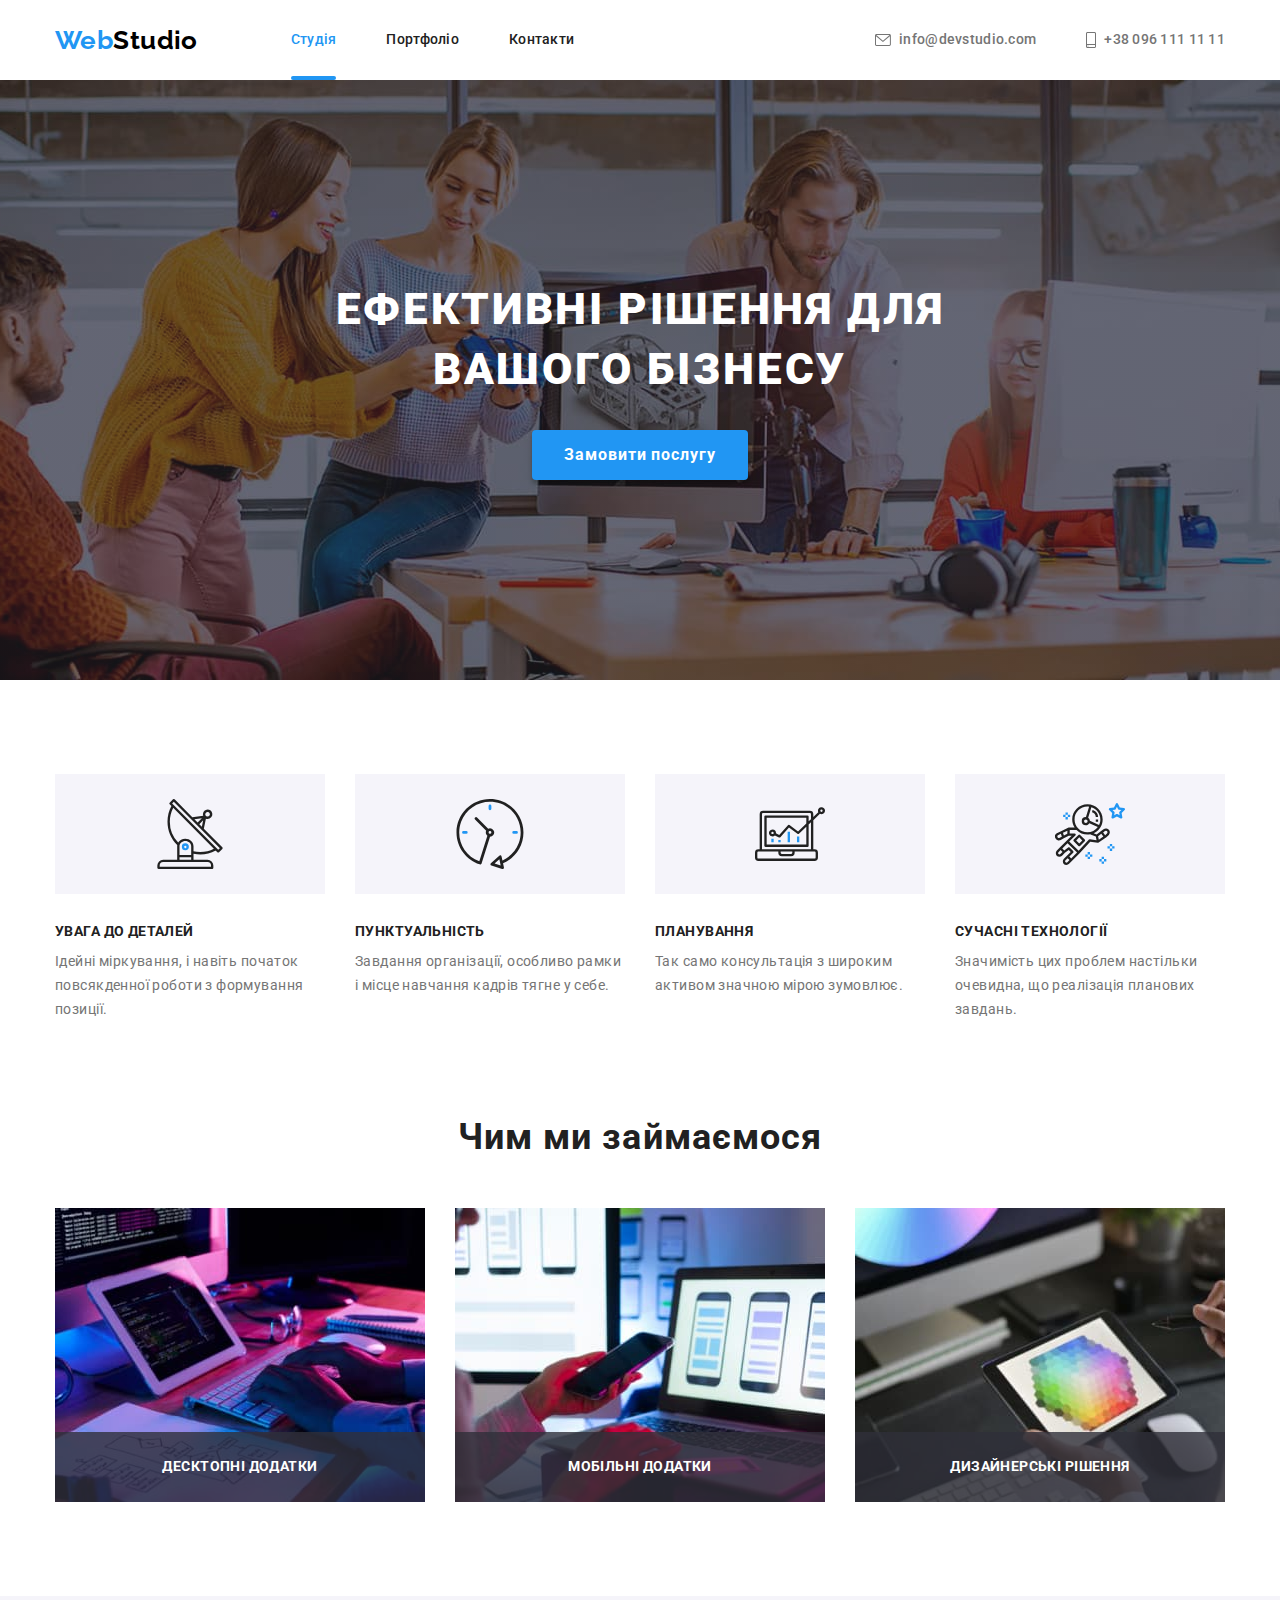
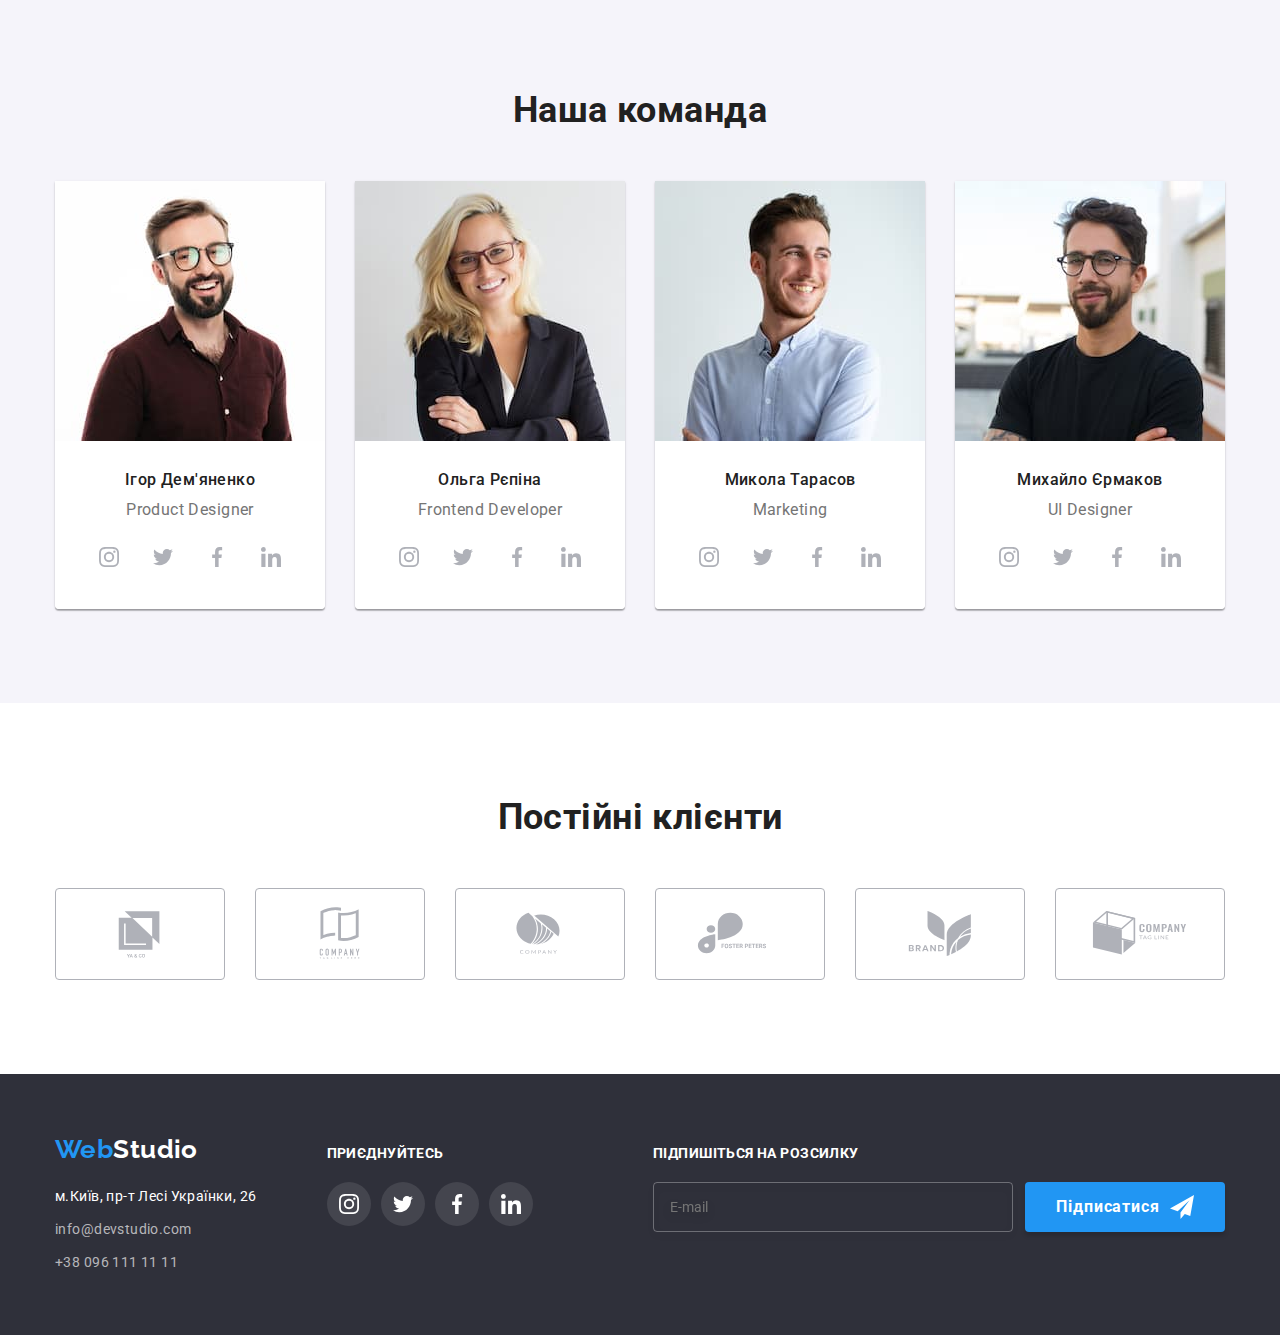
<file: index.html>
<!DOCTYPE html>
<html lang="uk">
  <head>
    <meta charset="UTF-8" />
    <meta http-equiv="X-UA-Compatible" content="IE=edge" />
    <meta name="viewport" content="width=device-width, initial-scale=1.0" />
    <title>goit-markup-hw-07</title>
    <link rel="preconnect" href="https://fonts.googleapis.com" />
    <link rel="preconnect" href="https://fonts.gstatic.com" crossorigin />
    <link
      href="https://fonts.googleapis.com/css2?family=Raleway:wght@700&family=Roboto:wght@400;500;700;900&display=swap"
      rel="stylesheet"
    />
    <link rel="stylesheet" href="./css/normalize-style.css" />
    <link rel="stylesheet" href="./css/main.min.css" />
  </head>
  <body>
    <!-- Панель навігації -->
    <header class="header">
      <div class="container header__container">
        <a href="./index.html" class="logo" lang="en"><span class="logo--color">Web</span>Studio</a>
        <nav class="navigation navigation--pos">
          <ul class="navigation__list">
            <li class="navigation__item">
              <a href="./index.html" class="navigation__link current">Студія</a>
            </li>
            <li class="navigation__item">
              <a href="./portfolio.html" class="navigation__link">Портфоліо</a>
            </li>
            <li class="navigation__item">
              <a href="#" class="navigation__link">Контакти</a>
            </li>
          </ul>
        </nav>
        <div class="header__contacts">
          <a href="mailto:info@devstudio.com" class="contacts__link">
            <svg class="icon-mail">
              <use href="./icon/symbol-defs.svg#icon-mail"></use>
            </svg>
            info@devstudio.com
          </a>
          <a href="tel:+380961111111" class="contacts__link">
            <svg class="icon-phone">
              <use href="./icon/symbol-defs.svg#icon-smartphone"></use>
            </svg>
            +38 096 111 11 11
          </a>
        </div>
      </div>
    </header>
    <main>
      <!-- Hero -->
      <section class="hero">
        <div class="container">
          <h1 class="hero__title">Ефективні рішення для вашого бізнесу</h1>
          <button data-modal-open type="button" class="hero__btn">Замовити послугу</button>
        </div>
      </section>
      <!-- Переваги -->
      <section class="advantage">
        <div class="container">
          <h2 class="visually-hidden">переваги</h2>
          <ul class="advantage__list">
            <li class="advantage__item">
              <div class="advantage-icon__wrap advantage-icon__wrap--pos">
                <svg class="advantage-icon__field">
                  <use href="./icon/symbol-defs.svg#icon-antenna"></use>
                </svg>
              </div>
              <h3 class="advantage__title">увага до деталей</h3>
              <p class="advantage__text">
                Ідейні міркування, і навіть початок повсякденної роботи з формування позиції.
              </p>
            </li>
            <li class="advantage__item">
              <div class="advantage-icon__wrap advantage-icon__wrap--pos">
                <svg class="advantage-icon__field">
                  <use href="./icon/symbol-defs.svg#icon-clock"></use>
                </svg>
              </div>
              <h3 class="advantage__title">пунктуальність</h3>
              <p class="advantage__text">
                Завдання організації, особливо рамки і місце навчання кадрів тягне у себе.
              </p>
            </li>
            <li class="advantage__item">
              <div class="advantage-icon__wrap advantage-icon__wrap--pos">
                <svg class="advantage-icon__field">
                  <use href="./icon/symbol-defs.svg#icon-diagram"></use>
                </svg>
              </div>
              <h3 class="advantage__title">планування</h3>
              <p class="advantage__text">
                Так само консультація з широким активом значною мірою зумовлює.
              </p>
            </li>
            <li class="advantage__item">
              <div class="advantage-icon__wrap advantage-icon__wrap--pos">
                <svg class="advantage-icon__field">
                  <use href="./icon/symbol-defs.svg#icon-astronaut"></use>
                </svg>
              </div>
              <h3 class="advantage__title">сучасні технології</h3>
              <p class="advantage__text">
                Значимість цих проблем настільки очевидна, що реалізація планових завдань.
              </p>
            </li>
          </ul>
        </div>
      </section>
      <!-- Чим ми займаємося -->
      <section class="what-we-do">
        <div class="container">
          <h2 class="what-we-do__title">Чим ми займаємося</h2>
          <ul class="what-we-do__list">
            <li class="what-we-do__item">
              <img src="images/img1min.jpg" width="370" alt="img1" />
              <p class="wwd__bottom-text">Десктопні додатки</p>
            </li>
            <li class="what-we-do__item">
              <img src="images/img2min.jpg" width="370" alt="img2" />
              <p class="wwd__bottom-text">Мобільні додатки</p>
            </li>
            <li class="what-we-do__item">
              <img src="images/img3min.jpg" width="370" alt="img3" />
              <p class="wwd__bottom-text">Дизайнерські рішення</p>
            </li>
          </ul>
        </div>
      </section>
      <!-- Наша команда -->
      <section class="team">
        <div class="container">
          <h2 class="team__title">Наша команда</h2>
          <ul class="team__list">
            <li class="team__item">
              <img src="images/team81sq.jpg" width="270" alt="Ігор Дем'яненко" />
              <div class="card">
                <h3 class="card__name">Ігор Дем'яненко</h3>
                <p class="card__description">Product Designer</p>
                <ul class="soc__list team__soclist--pos">
                  <li class="soc__item">
                    <a
                      class="soc__link team-soc__link"
                      href="https://www.instagram.com/"
                      target="_blank"
                      rel="noreferrer
                      noopener
                      nofollow"
                    >
                      <svg class="soc__icon">
                        <use href="./icon/symbol-defs.svg#icon-instagram"></use>
                      </svg>
                    </a>
                  </li>
                  <li class="soc__item">
                    <a
                      class="soc__link team-soc__link"
                      href="https://twitter.com/"
                      target="_blank"
                      rel="noreferrer
                      noopener
                      nofollow"
                      ><svg class="soc__icon">
                        <use href="./icon/symbol-defs.svg#icon-twitter"></use>
                      </svg>
                    </a>
                  </li>
                  <li class="soc__item">
                    <a
                      class="soc__link team-soc__link"
                      href="https://www.facebook.com/"
                      target="_blank"
                      rel="noreferrer
                      noopener
                      nofollow"
                      ><svg class="soc__icon">
                        <use href="./icon/symbol-defs.svg#icon-facebook"></use>
                      </svg>
                    </a>
                  </li>
                  <li class="soc__item">
                    <a
                      class="soc__link team-soc__link"
                      href="https://www.linkedin.com/"
                      target="_blank"
                      rel="noreferrer
                      noopener
                      nofollow"
                      ><svg class="soc__icon">
                        <use href="./icon/symbol-defs.svg#icon-linkedin"></use>
                      </svg>
                    </a>
                  </li>
                </ul>
              </div>
            </li>
            <li class="team__item">
              <img src="images/team82sq.jpg" width="270" alt="Ольга Рєпіна" />
              <div class="card">
                <h3 class="card__name">Ольга Рєпіна</h3>
                <p class="card__description">Frontend Developer</p>
                <ul class="soc__list team__soclist--pos">
                  <li class="soc__item">
                    <a
                      class="soc__link team-soc__link"
                      href="https://www.instagram.com/"
                      target="_blank"
                      rel="noreferrer
                      noopener
                      nofollow"
                    >
                      <svg class="soc__icon">
                        <use href="./icon/symbol-defs.svg#icon-instagram"></use>
                      </svg>
                    </a>
                  </li>
                  <li class="soc__item">
                    <a
                      class="soc__link team-soc__link"
                      href="https://twitter.com/"
                      target="_blank"
                      rel="noreferrer
                      noopener
                      nofollow"
                      ><svg class="soc__icon">
                        <use href="./icon/symbol-defs.svg#icon-twitter"></use>
                      </svg>
                    </a>
                  </li>
                  <li class="soc__item">
                    <a
                      class="soc__link team-soc__link"
                      href="https://www.facebook.com/"
                      target="_blank"
                      rel="noreferrer
                      noopener
                      nofollow"
                      ><svg class="soc__icon">
                        <use href="./icon/symbol-defs.svg#icon-facebook"></use>
                      </svg>
                    </a>
                  </li>
                  <li class="soc__item">
                    <a
                      class="soc__link team-soc__link"
                      href="https://www.linkedin.com/"
                      target="_blank"
                      rel="noreferrer
                      noopener
                      nofollow"
                      ><svg class="soc__icon">
                        <use href="./icon/symbol-defs.svg#icon-linkedin"></use>
                      </svg>
                    </a>
                  </li>
                </ul>
              </div>
            </li>
            <li class="team__item">
              <img src="images/team83sq.jpg" width="270" alt="Микола Тарасов" />
              <div class="card">
                <h3 class="card__name">Микола Тарасов</h3>
                <p class="card__description">Marketing</p>
                <ul class="soc__list team__soclist--pos">
                  <li class="soc__item">
                    <a
                      class="soc__link team-soc__link"
                      href="https://www.instagram.com/"
                      target="_blank"
                      rel="noreferrer
                      noopener
                      nofollow"
                    >
                      <svg class="soc__icon">
                        <use href="./icon/symbol-defs.svg#icon-instagram"></use>
                      </svg>
                    </a>
                  </li>
                  <li class="soc__item">
                    <a
                      class="soc__link team-soc__link"
                      href="https://twitter.com/"
                      target="_blank"
                      rel="noreferrer
                      noopener
                      nofollow"
                      ><svg class="soc__icon">
                        <use href="./icon/symbol-defs.svg#icon-twitter"></use>
                      </svg>
                    </a>
                  </li>
                  <li class="soc__item">
                    <a
                      class="soc__link team-soc__link"
                      href="https://www.facebook.com/"
                      target="_blank"
                      rel="noreferrer
                      noopener
                      nofollow"
                      ><svg class="soc__icon">
                        <use href="./icon/symbol-defs.svg#icon-facebook"></use>
                      </svg>
                    </a>
                  </li>
                  <li class="soc__item">
                    <a
                      class="soc__link team-soc__link"
                      href="https://www.linkedin.com/"
                      target="_blank"
                      rel="noreferrer
                      noopener
                      nofollow"
                      ><svg class="soc__icon">
                        <use href="./icon/symbol-defs.svg#icon-linkedin"></use>
                      </svg>
                    </a>
                  </li>
                </ul>
              </div>
            </li>
            <li class="team__item">
              <img src="images/team84sq.jpg" width="270" alt="Михайло Єрмаков" />
              <div class="card">
                <h3 class="card__name">Михайло Єрмаков</h3>
                <p class="card__description">UI Designer</p>
                <ul class="soc__list team__soclist--pos">
                  <li class="soc__item">
                    <a
                      class="soc__link team-soc__link"
                      href="https://www.instagram.com/"
                      target="_blank"
                      rel="noreferrer
                      noopener
                      nofollow"
                    >
                      <svg class="soc__icon">
                        <use href="./icon/symbol-defs.svg#icon-instagram"></use>
                      </svg>
                    </a>
                  </li>
                  <li class="soc__item">
                    <a
                      class="soc__link team-soc__link"
                      href="https://twitter.com/"
                      target="_blank"
                      rel="noreferrer
                      noopener
                      nofollow"
                      ><svg class="soc__icon">
                        <use href="./icon/symbol-defs.svg#icon-twitter"></use>
                      </svg>
                    </a>
                  </li>
                  <li class="soc__item">
                    <a
                      class="soc__link team-soc__link"
                      href="https://www.facebook.com/"
                      target="_blank"
                      rel="noreferrer
                      noopener
                      nofollow"
                      ><svg class="soc__icon">
                        <use href="./icon/symbol-defs.svg#icon-facebook"></use>
                      </svg>
                    </a>
                  </li>
                  <li class="soc__item">
                    <a
                      class="soc__link team-soc__link"
                      href="https://www.linkedin.com/"
                      target="_blank"
                      rel="noreferrer
                      noopener
                      nofollow"
                      ><svg class="soc__icon">
                        <use href="./icon/symbol-defs.svg#icon-linkedin"></use>
                      </svg>
                    </a>
                  </li>
                </ul>
              </div>
            </li>
          </ul>
        </div>
      </section>
      <!-- Постійні Клієнти -->
      <section class="clients">
        <div class="container">
          <h2 class="clients__title">Постійні клієнти</h2>
          <ul class="clients__list">
            <li class="clients__item">
              <a
                class="client__link"
                href="#"
                target="_blank"
                rel="noreferrer
                      noopener
                      nofollow"
              >
                <svg class="clients__icon">
                  <use href="./icon/symbol-defs.svg#icon-Logoyaco"></use>
                </svg>
              </a>
            </li>
            <li class="clients__item">
              <a
                class="client__link"
                href="#"
                target="_blank"
                rel="noreferrer
                      noopener
                      nofollow"
              >
                <svg class="clients__icon">
                  <use href="./icon/symbol-defs.svg#icon-Logoteg"></use>
                </svg>
              </a>
            </li>
            <li class="clients__item">
              <a
                class="client__link"
                href="#"
                target="_blank"
                rel="noreferrer
                      noopener
                      nofollow"
              >
                <svg class="clients__icon">
                  <use href="./icon/symbol-defs.svg#icon-Logocom"></use>
                </svg>
              </a>
            </li>
            <li class="clients__item">
              <a
                class="client__link"
                href="#"
                target="_blank"
                rel="noreferrer
                      noopener
                      nofollow"
              >
                <svg class="clients__icon">
                  <use href="./icon/symbol-defs.svg#icon-Logofost"></use>
                </svg>
              </a>
            </li>
            <li class="clients__item">
              <a
                class="client__link"
                href="#"
                target="_blank"
                rel="noreferrer
                      noopener
                      nofollow"
              >
                <svg class="clients__icon">
                  <use href="./icon/symbol-defs.svg#icon-Logobrand"></use>
                </svg>
              </a>
            </li>
            <li class="clients__item">
              <a
                class="client__link"
                href="#"
                target="_blank"
                rel="noreferrer
                      noopener
                      nofollow"
              >
                <svg class="clients__icon">
                  <use href="./icon/symbol-defs.svg#icon-Logoline"></use>
                </svg>
              </a>
            </li>
          </ul>
        </div>
      </section>
    </main>
    <!-- Футер -->
    <footer class="footer">
      <div class="container">
        <div class="footer__contacts">
          <h2 class="visually-hidden">контакти <span lang="en">webstudio</span></h2>
          <a href="./index.html" class="logo footer__logo" lang="en"
            ><span class="logo--color">Web</span>Studio</a
          >
          <address class="address">
            <ul class="address__list">
              <li class="address__item">
                <a
                  href="https://goo.gl/maps/Vq4ThPcJuNUEZJUE8"
                  target="_blank"
                  rel="noopener nofollow norefferer"
                  class="address__link"
                >
                  м.Київ, пр-т Лесі Українки, 26
                </a>
              </li>
              <li class="address__item">
                <a href="mailto:info@devstudio.com" class="footer__contacts">info@devstudio.com </a>
              </li>
              <li class="address__item">
                <a href="tel:+380961111111" class="footer__contacts">+38 096 111 11 11</a>
              </li>
            </ul>
          </address>
        </div>
        <div class="footer__soc--pos">
          <p class="footer__soc-title">приєднуйтесь</p>
          <ul class="soc__list">
            <li class="soc__item">
              <a
                class="soc__link footer__soclink--color"
                href="https://www.instagram.com/"
                target="_blank"
                rel="noreferrer
                      noopener
                      nofollow"
              >
                <svg class="soc__icon">
                  <use href="./icon/symbol-defs.svg#icon-instagram"></use>
                </svg>
              </a>
            </li>
            <li class="soc__item">
              <a
                class="soc__link footer__soclink--color"
                href="https://twitter.com/"
                target="_blank"
                rel="noreferrer
                      noopener
                      nofollow"
                ><svg class="soc__icon">
                  <use href="./icon/symbol-defs.svg#icon-twitter"></use>
                </svg>
              </a>
            </li>
            <li class="soc__item">
              <a
                class="soc__link footer__soclink--color"
                href="https://www.facebook.com/"
                target="_blank"
                rel="noreferrer
                      noopener
                      nofollow"
                ><svg class="soc__icon">
                  <use href="./icon/symbol-defs.svg#icon-facebook"></use>
                </svg>
              </a>
            </li>
            <li class="soc__item">
              <a
                class="soc__link footer__soclink--color"
                href="https://www.linkedin.com/"
                target="_blank"
                rel="noreferrer
                      noopener
                      nofollow"
              >
                <svg class="soc__icon">
                  <use href="./icon/symbol-defs.svg#icon-linkedin"></use>
                </svg>
              </a>
            </li>
          </ul>
        </div>

        <form class="mailer">
          <p class="mailer__title">Підпишіться на розсилку</p>
          <div class="fmform">
            <label class="mailer__label">
              <input
                type="email"
                class="mailer__input"
                placeholder="E-mail"
                name="email"
                required
              />
            </label>
            <button type="submit" class="mailer__btn">
              <div class="fmbtn__group">
                Підписатися
                <svg class="fmbtn__icon">
                  <use href="./icon/symbol-defs.svg#icon-send"></use>
                </svg>
              </div>
            </button>
          </div>
        </form>
      </div>
    </footer>

    <!-- МОДАЛЬНЕ ВІКНО -->
    <div data-modal class="backdrop is-hidden">
      <div class="modal">
        <button type="button" data-modal-close class="cross-btn">
          <svg class="modal-close-cross">
            <use href="./icon/symbol-defs.svg#cross"></use>
          </svg>
        </button>
        <form class="form-order">
          <p class="form-order-heading">Залиште свої дані, ми вам передзвонимо</p>

          <label class="form-label">
            <p class="form-order-title">Ім'я</p>
            <div class="form-field">
              <input class="form-order-input" type="text" name="name" id="name" required />
              <svg class="form-svg-field">
                <use href="./icon/symbol-defs.svg#person-black"></use>
              </svg>
            </div>
          </label>

          <label class="form-label">
            <p class="form-order-title">Телефон</p>
            <div class="form-field">
              <input class="form-order-input" type="tel" name="phone" id="phone" required />
              <svg class="form-svg-field">
                <use href="./icon/symbol-defs.svg#phone-black"></use>
              </svg>
            </div>
          </label>

          <label class="form-label">
            <p class="form-order-title">Пошта</p>
            <div class="form-field">
              <input class="form-order-input" type="email" name="email" required />
              <svg class="form-svg-field">
                <use href="./icon/symbol-defs.svg#email-black"></use>
              </svg>
            </div>
          </label>

          <label class="form-label form-textarea">
            <p class="form-order-title">Коментар</p>
            <textarea
              class="form-order-textarea"
              name="comment"
              cols="30"
              rows="10"
              placeholder="Введіть текст"
              required
            ></textarea>
          </label>

          <label for="agree" class="check-contract">
            <input type="checkbox" class="checkbox-contract" name="agree" id="agree" required />
            <span class="check-span">
              Погоджуюся з розсилкою та приймаю
              <a class="check-link" href="#"> Умови договору</a></span
            >
          </label>

          <button class="form-btn-send" type="submit">Відправити</button>
        </form>
      </div>
    </div>
    <script src="./js/modal.js"></script>
  </body>
</html>
</file>
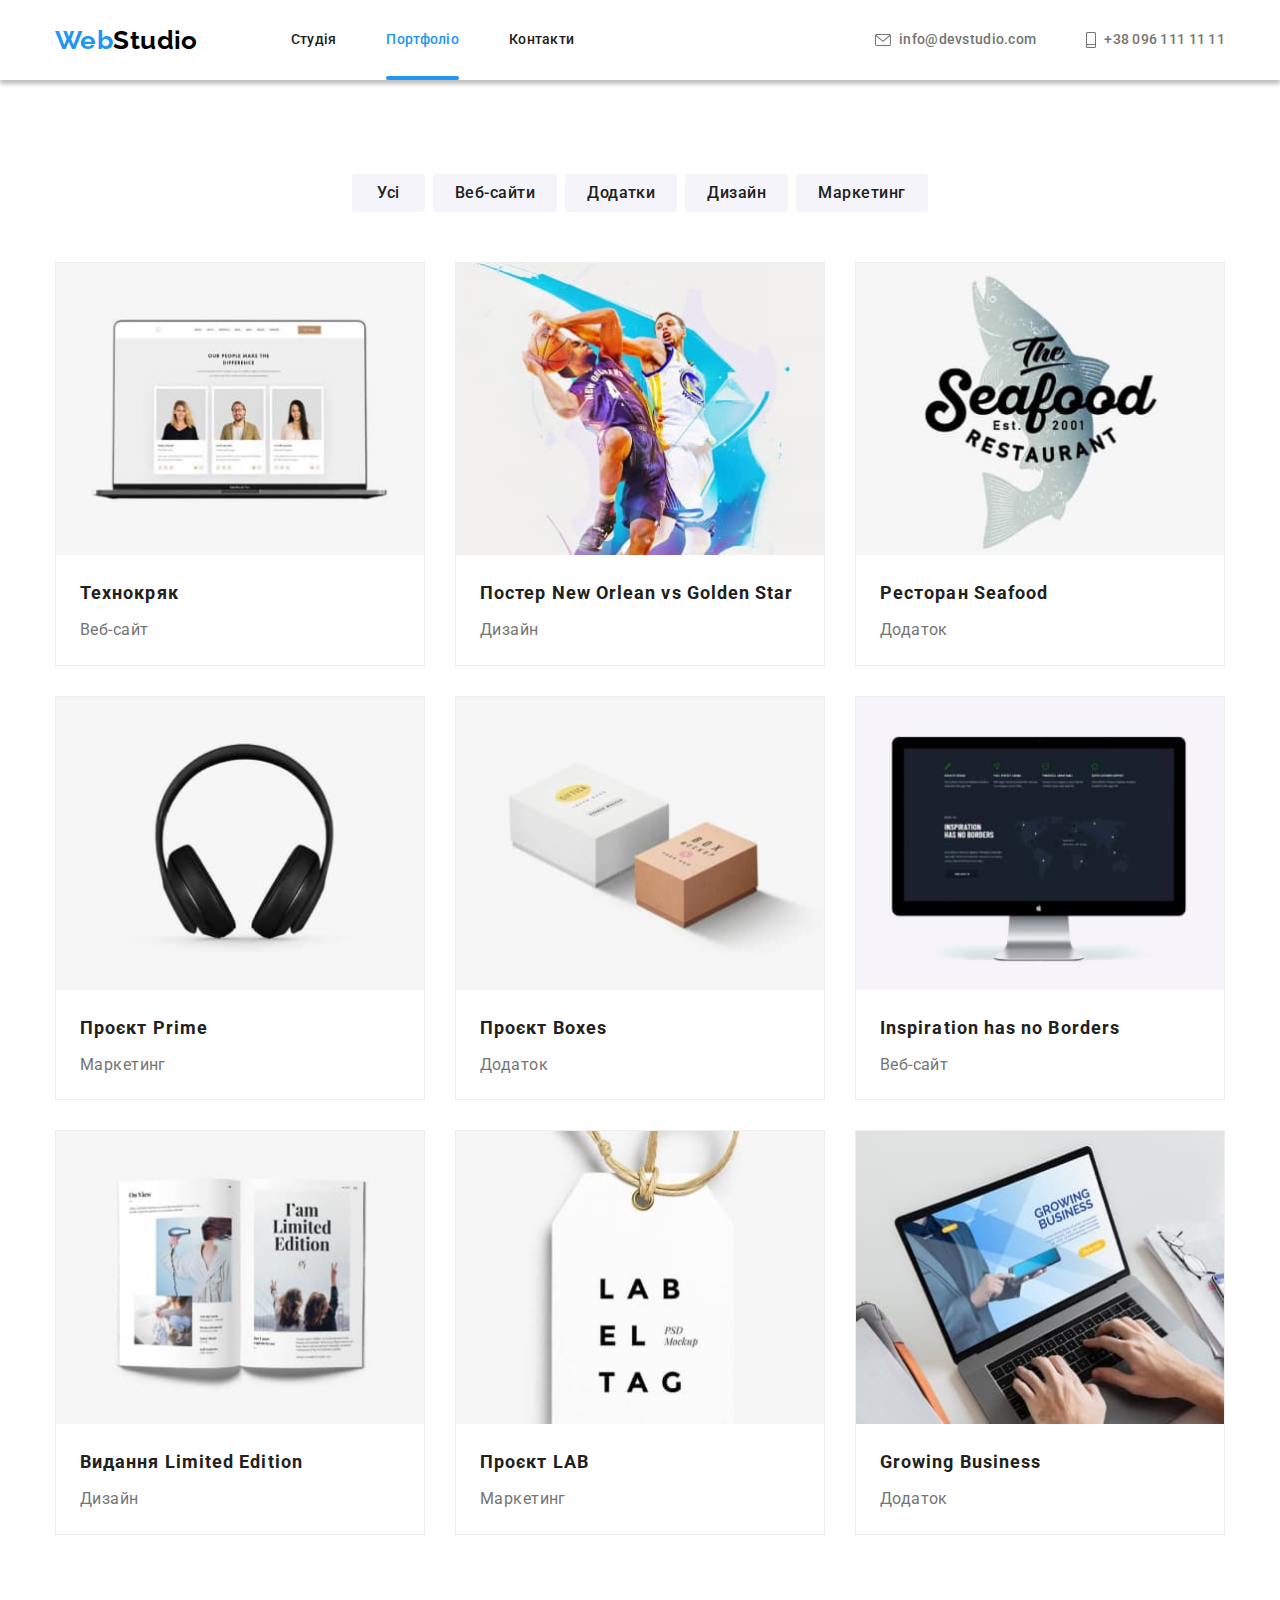
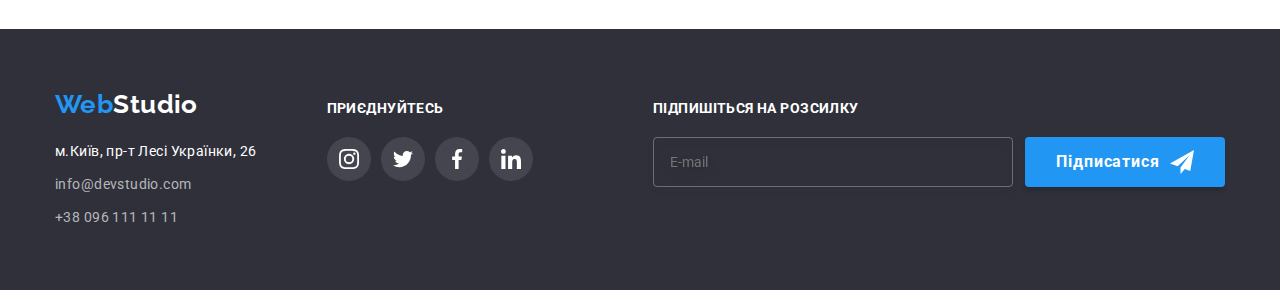
<file: portfolio.html>
<!DOCTYPE html>
<html lang="uk">
  <head>
    <meta charset="UTF-8" />
    <meta http-equiv="X-UA-Compatible" content="IE=edge" />
    <meta name="viewport" content="width=device-width, initial-scale=1.0" />
    <title>Portfolio</title>
    <link rel="preconnect" href="https://fonts.googleapis.com" />
    <link rel="preconnect" href="https://fonts.gstatic.com" crossorigin />
    <link
      href="https://fonts.googleapis.com/css2?family=Raleway:wght@700&family=Roboto:wght@400;500;700;900&display=swap"
      rel="stylesheet"
    />
    <link rel="stylesheet" href="./css/normalize-style.css" />
    <link rel="stylesheet" href="./css/main.min.css" />
  </head>
  <body>
    <!-- Панель навігації -->
    <header class="header">
      <div class="container header__container">
        <a href="./index.html" class="logo" lang="en"><span class="logo--color">Web</span>Studio</a>
        <nav class="navigation navigation--pos">
          <ul class="navigation__list">
            <li class="navigation__item">
              <a href="./index.html" class="navigation__link">Студія</a>
            </li>
            <li class="navigation__item">
              <a href="./portfolio.html" class="navigation__link current">Портфоліо</a>
            </li>
            <li class="navigation__item">
              <a href="#" class="navigation__link">Контакти</a>
            </li>
          </ul>
        </nav>
        <div class="header__contacts">
          <a href="mailto:info@devstudio.com" class="contacts__link">
            <svg class="icon-mail">
              <use href="./icon/symbol-defs.svg#icon-mail"></use>
            </svg>
            info@devstudio.com
          </a>
          <a href="tel:+380961111111" class="contacts__link">
            <svg class="icon-phone">
              <use href="./icon/symbol-defs.svg#icon-smartphone"></use>
            </svg>
            +38 096 111 11 11
          </a>
        </div>
      </div>
    </header>
    <main>
      <!-- Наше ПОРТФОЛІО -->
      <section class="our-portfolio">
        <div class="container">
          <h1 class="visually-hidden">Our Portfolio</h1>
          <ul class="filter">
            <li><button type="button" class="filter-button all">Усі</button></li>
            <li><button type="button" class="filter-button">Веб-сайти</button></li>
            <li><button type="button" class="filter-button">Додатки</button></li>
            <li><button type="button" class="filter-button">Дизайн</button></li>
            <li><button type="button" class="filter-button">Маркетинг</button></li>
          </ul>
          <ul class="works">
            <li class="portfolio__card">
              <a href="#" class="portfolio__link">
                <div class="portfolio__img">
                  <img src="./images/techno.jpg" alt="Технокряк" width="370" />
                  <p class="portfolio__text">
                    Ресурс пропонує комплексні пропозиції з різним рівнем функціоналу та сервісів.
                    Все це дозволить відвідувачу отримати вичерпні відомості про компанію чи
                    приватну особу.
                  </p>
                </div>
                <div class="works__technology">
                  <h2 class="works__title">Технокряк</h2>
                  <p class="works__description">Веб-сайт</p>
                </div>
              </a>
            </li>
            <li class="portfolio__card">
              <a href="#" class="portfolio__link">
                <div class="portfolio__img">
                  <img src="./images/poster_golden_star.jpg" alt="Постер" width="370" />
                  <p class="portfolio__text">
                    Ресурс пропонує комплексні пропозиції з різним рівнем функціоналу та сервісів.
                    Все це дозволить відвідувачу отримати вичерпні відомості про компанію чи
                    приватну особу.
                  </p>
                </div>
                <div class="works__technology">
                  <h2 class="works__title">Постер New Orlean vs Golden Star</h2>
                  <p class="works__description">Дизайн</p>
                </div>
              </a>
            </li>
            <li class="portfolio__card">
              <a href="#" class="portfolio__link">
                <div class="portfolio__img">
                  <img src="./images/restaurant.jpg" alt="Ресторан" width="370" />
                  <p class="portfolio__text">
                    Ресурс пропонує комплексні пропозиції з різним рівнем функціоналу та сервісів.
                    Все це дозволить відвідувачу отримати вичерпні відомості про компанію чи
                    приватну особу.
                  </p>
                </div>
                <div class="works__technology">
                  <h2 class="works__title">Ресторан Seafood</h2>
                  <p class="works__description">Додаток</p>
                </div>
              </a>
            </li>
            <li class="portfolio__card">
              <a href="#" class="portfolio__link">
                <div class="portfolio__img">
                  <img src="./images/project_prime.jpg" alt="Проєкт Prime" width="370" />
                  <p class="portfolio__text">
                    Ресурс пропонує комплексні пропозиції з різним рівнем функціоналу та сервісів.
                    Все це дозволить відвідувачу отримати вичерпні відомості про компанію чи
                    приватну особу.
                  </p>
                </div>
                <div class="works__technology">
                  <h2 class="works__title">Проєкт Prime</h2>
                  <p class="works__description">Маркетинг</p>
                </div>
              </a>
            </li>
            <li class="portfolio__card">
              <a href="#" class="portfolio__link">
                <div class="portfolio__img">
                  <img src="./images/project_boxes.jpg" alt="Проєкт Boxes" width="370" />
                  <p class="portfolio__text">
                    Ресурс пропонує комплексні пропозиції з різним рівнем функціоналу та сервісів.
                    Все це дозволить відвідувачу отримати вичерпні відомості про компанію чи
                    приватну особу.
                  </p>
                </div>
                <div class="works__technology">
                  <h2 class="works__title">Проєкт Boxes</h2>
                  <p class="works__description">Додаток</p>
                </div>
              </a>
            </li>
            <li class="portfolio__card">
              <a href="#" class="portfolio__link">
                <div class="portfolio__img">
                  <img src="./images/inspiration.jpg" alt="Inspiration" width="370" />
                  <p class="portfolio__text">
                    Ресурс пропонує комплексні пропозиції з різним рівнем функціоналу та сервісів.
                    Все це дозволить відвідувачу отримати вичерпні відомості про компанію чи
                    приватну особу.
                  </p>
                </div>
                <div class="works__technology">
                  <h2 class="works__title">Inspiration has no Borders</h2>
                  <p class="works__description">Веб-сайт</p>
                </div>
              </a>
            </li>
            <li class="portfolio__card">
              <a href="#" class="portfolio__link">
                <div class="portfolio__img">
                  <img src="./images/limited_edition.jpg" alt="Видання" width="370" />
                  <p class="portfolio__text">
                    Ресурс пропонує комплексні пропозиції з різним рівнем функціоналу та сервісів.
                    Все це дозволить відвідувачу отримати вичерпні відомості про компанію чи
                    приватну особу.
                  </p>
                </div>
                <div class="works__technology">
                  <h2 class="works__title">Видання Limited Edition</h2>
                  <p class="works__description">Дизайн</p>
                </div>
              </a>
            </li>
            <li class="portfolio__card">
              <a href="#" class="portfolio__link">
                <div class="portfolio__img">
                  <img src="./images/project_lab.jpg" alt="Проєкт LAB" width="370" />
                  <p class="portfolio__text">
                    Ресурс пропонує комплексні пропозиції з різним рівнем функціоналу та сервісів.
                    Все це дозволить відвідувачу отримати вичерпні відомості про компанію чи
                    приватну особу.
                  </p>
                </div>
                <div class="works__technology">
                  <h2 class="works__title">Проєкт LAB</h2>
                  <p class="works__description">Маркетинг</p>
                </div>
              </a>
            </li>
            <li class="portfolio__card">
              <a href="#" class="portfolio__link">
                <div class="portfolio__img">
                  <img src="./images/growing_businesmin.jpg" alt="Growing Business" width="370" />
                  <p class="portfolio__text">
                    Ресурс пропонує комплексні пропозиції з різним рівнем функціоналу та сервісів.
                    Все це дозволить відвідувачу отримати вичерпні відомості про компанію чи
                    приватну особу.
                  </p>
                </div>
                <div class="works__technology">
                  <h2 class="works__title">Growing Business</h2>
                  <p class="works__description">Додаток</p>
                </div>
              </a>
            </li>
          </ul>
        </div>
      </section>
    </main>
    <!-- Футер -->
    <footer class="footer">
      <div class="container">
        <div class="footer__contacts">
          <h2 class="visually-hidden">контакти <span lang="en">webstudio</span></h2>
          <a href="./index.html" class="logo footer__logo" lang="en"
            ><span class="logo--color">Web</span>Studio</a
          >
          <address class="address">
            <ul class="address__list">
              <li class="address__item">
                <a
                  href="https://goo.gl/maps/Vq4ThPcJuNUEZJUE8"
                  target="_blank"
                  rel="noopener nofollow norefferer"
                  class="address__link"
                >
                  м.Київ, пр-т Лесі Українки, 26
                </a>
              </li>
              <li class="address__item">
                <a href="mailto:info@devstudio.com" class="footer__contacts">info@devstudio.com </a>
              </li>
              <li class="address__item">
                <a href="tel:+380961111111" class="footer__contacts">+38 096 111 11 11</a>
              </li>
            </ul>
          </address>
        </div>
        <div class="footer__soc--pos">
          <p class="footer__soc-title">приєднуйтесь</p>
          <ul class="soc__list">
            <li class="soc__item">
              <a
                class="soc__link footer__soclink--color"
                href="https://www.instagram.com/"
                target="_blank"
                rel="noreferrer
                      noopener
                      nofollow"
              >
                <svg class="soc__icon">
                  <use href="./icon/symbol-defs.svg#icon-instagram"></use>
                </svg>
              </a>
            </li>
            <li class="soc__item">
              <a
                class="soc__link footer__soclink--color"
                href="https://twitter.com/"
                target="_blank"
                rel="noreferrer
                      noopener
                      nofollow"
                ><svg class="soc__icon">
                  <use href="./icon/symbol-defs.svg#icon-twitter"></use>
                </svg>
              </a>
            </li>
            <li class="soc__item">
              <a
                class="soc__link footer__soclink--color"
                href="https://www.facebook.com/"
                target="_blank"
                rel="noreferrer
                      noopener
                      nofollow"
                ><svg class="soc__icon">
                  <use href="./icon/symbol-defs.svg#icon-facebook"></use>
                </svg>
              </a>
            </li>
            <li class="soc__item">
              <a
                class="soc__link footer__soclink--color"
                href="https://www.linkedin.com/"
                target="_blank"
                rel="noreferrer
                      noopener
                      nofollow"
              >
                <svg class="soc__icon">
                  <use href="./icon/symbol-defs.svg#icon-linkedin"></use>
                </svg>
              </a>
            </li>
          </ul>
        </div>

        <form class="mailer">
          <p class="mailer__title">Підпишіться на розсилку</p>
          <div class="fmform">
            <label class="mailer__label">
              <input
                type="email"
                class="mailer__input"
                placeholder="E-mail"
                name="email"
                required
              />
            </label>
            <button type="submit" class="mailer__btn">
              <div class="fmbtn__group">
                Підписатися
                <svg class="fmbtn__icon">
                  <use href="./icon/symbol-defs.svg#icon-send"></use>
                </svg>
              </div>
            </button>
          </div>
        </form>
      </div>
    </footer>
  </body>
</html>
</file>
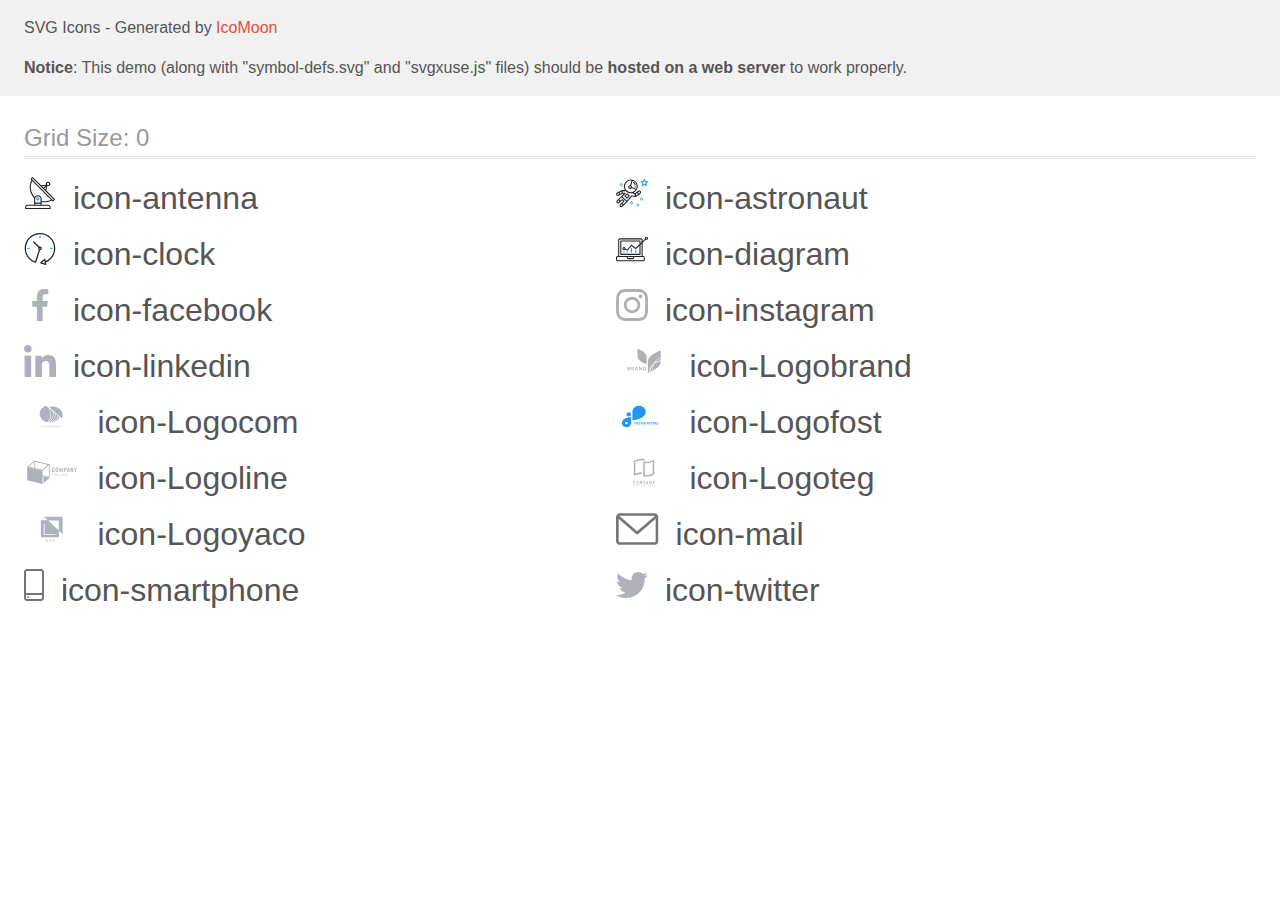
<file: icon/icomoon/demo-external-svg.html>
<!doctype html>
<html>
<head>
    <title>IcoMoon - SVG Icons</title>
    <meta charset="utf-8">
    <meta name="viewport" content="width=device-width, initial-scale=1">
    <link rel="stylesheet" href="demo-files/demo.css">
    <link rel="stylesheet" href="style.css">
</head>
<body>
<header class="bgc1 clearfix">
<div class="mhl">
    <p>SVG Icons - Generated by <a href="https://icomoon.io/app">IcoMoon</a></p><p><strong>Notice</strong>: This demo (along with "symbol-defs.svg" and "svgxuse.js" files) should be <b>hosted on a web server</b> to work properly.</p>
</div>
</header>
    <div class="clearfix mhl ptl">
        <h1 class="mvm mtn fgc1">Grid Size: 0</h1>
        <div class="glyph fs1">
            <div class="clearfix pbs">
                <svg class="icon icon-antenna"><use xlink:href="symbol-defs.svg#icon-antenna"></use></svg><span class="name"> icon-antenna</span>
            </div>
        </div>
        <div class="glyph fs1">
            <div class="clearfix pbs">
                <svg class="icon icon-astronaut"><use xlink:href="symbol-defs.svg#icon-astronaut"></use></svg><span class="name"> icon-astronaut</span>
            </div>
        </div>
        <div class="glyph fs1">
            <div class="clearfix pbs">
                <svg class="icon icon-clock"><use xlink:href="symbol-defs.svg#icon-clock"></use></svg><span class="name"> icon-clock</span>
            </div>
        </div>
        <div class="glyph fs1">
            <div class="clearfix pbs">
                <svg class="icon icon-diagram"><use xlink:href="symbol-defs.svg#icon-diagram"></use></svg><span class="name"> icon-diagram</span>
            </div>
        </div>
        <div class="glyph fs1">
            <div class="clearfix pbs">
                <svg class="icon icon-facebook"><use xlink:href="symbol-defs.svg#icon-facebook"></use></svg><span class="name"> icon-facebook</span>
            </div>
        </div>
        <div class="glyph fs1">
            <div class="clearfix pbs">
                <svg class="icon icon-instagram"><use xlink:href="symbol-defs.svg#icon-instagram"></use></svg><span class="name"> icon-instagram</span>
            </div>
        </div>
        <div class="glyph fs1">
            <div class="clearfix pbs">
                <svg class="icon icon-linkedin"><use xlink:href="symbol-defs.svg#icon-linkedin"></use></svg><span class="name"> icon-linkedin</span>
            </div>
        </div>
        <div class="glyph fs1">
            <div class="clearfix pbs">
                <svg class="icon icon-Logobrand"><use xlink:href="symbol-defs.svg#icon-Logobrand"></use></svg><span class="name"> icon-Logobrand</span>
            </div>
        </div>
        <div class="glyph fs1">
            <div class="clearfix pbs">
                <svg class="icon icon-Logocom"><use xlink:href="symbol-defs.svg#icon-Logocom"></use></svg><span class="name"> icon-Logocom</span>
            </div>
        </div>
        <div class="glyph fs1">
            <div class="clearfix pbs">
                <svg class="icon icon-Logofost"><use xlink:href="symbol-defs.svg#icon-Logofost"></use></svg><span class="name"> icon-Logofost</span>
            </div>
        </div>
        <div class="glyph fs1">
            <div class="clearfix pbs">
                <svg class="icon icon-Logoline"><use xlink:href="symbol-defs.svg#icon-Logoline"></use></svg><span class="name"> icon-Logoline</span>
            </div>
        </div>
        <div class="glyph fs1">
            <div class="clearfix pbs">
                <svg class="icon icon-Logoteg"><use xlink:href="symbol-defs.svg#icon-Logoteg"></use></svg><span class="name"> icon-Logoteg</span>
            </div>
        </div>
        <div class="glyph fs1">
            <div class="clearfix pbs">
                <svg class="icon icon-Logoyaco"><use xlink:href="symbol-defs.svg#icon-Logoyaco"></use></svg><span class="name"> icon-Logoyaco</span>
            </div>
        </div>
        <div class="glyph fs1">
            <div class="clearfix pbs">
                <svg class="icon icon-mail"><use xlink:href="symbol-defs.svg#icon-mail"></use></svg><span class="name"> icon-mail</span>
            </div>
        </div>
        <div class="glyph fs1">
            <div class="clearfix pbs">
                <svg class="icon icon-smartphone"><use xlink:href="symbol-defs.svg#icon-smartphone"></use></svg><span class="name"> icon-smartphone</span>
            </div>
        </div>
        <div class="glyph fs1">
            <div class="clearfix pbs">
                <svg class="icon icon-twitter"><use xlink:href="symbol-defs.svg#icon-twitter"></use></svg><span class="name"> icon-twitter</span>
            </div>
        </div>
  </div>
<script defer src="svgxuse.js"></script>
</body>
</html>
</file>
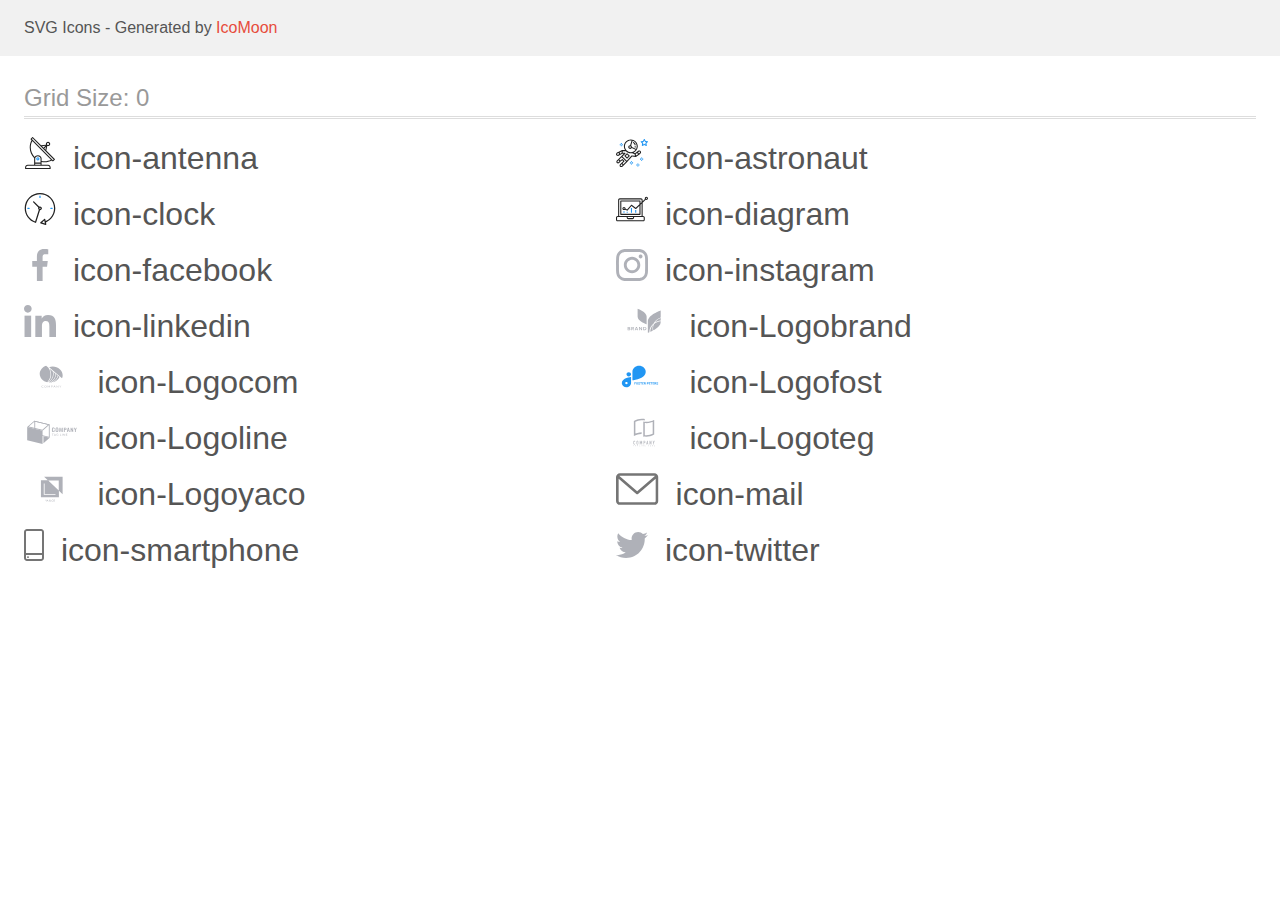
<file: icon/icomoon/demo.html>
<!doctype html>
<html>
<head>
    <title>IcoMoon - SVG Icons</title>
    <meta charset="utf-8">
    <meta name="viewport" content="width=device-width, initial-scale=1">
    <link rel="stylesheet" href="demo-files/demo.css">
    <link rel="stylesheet" href="style.css">
</head>
<body>
<svg aria-hidden="true" style="position: absolute; width: 0; height: 0; overflow: hidden;" version="1.1" xmlns="http://www.w3.org/2000/svg" xmlns:xlink="http://www.w3.org/1999/xlink">
<defs>
<symbol id="icon-antenna" viewBox="0 0 32 32">
<path fill="#212121" style="fill: var(--color1, #212121)" d="M30.773 22.098l-8.443-8.505 0.937-4.616c0.225 0.090 0.485 0.144 0.758 0.146h0.007c0.008 0 0.017 0 0.026 0 1.192 0 2.159-0.967 2.159-2.159s-0.967-2.159-2.159-2.159c-1.192 0-2.159 0.967-2.159 2.159 0 0.259 0.046 0.508 0.13 0.739l-0.005-0.015-4.96 0.606-8.091-8.133c-0.096-0.098-0.229-0.159-0.376-0.16h-0c-0.14 0.001-0.274 0.057-0.373 0.155l-1.512 1.504c-0.096 0.097-0.156 0.23-0.156 0.377s0.060 0.281 0.156 0.377v0l0.814 0.825c-1.143 2.062-1.816 4.522-1.816 7.139 0 4.106 1.656 7.824 4.336 10.525l-0.001-0.001c0.043 0.041 0.092 0.074 0.146 0.097-0.032 0.164-0.051 0.353-0.052 0.546v6.188h-6.4c-1.472 0.001-2.666 1.194-2.667 2.666v1.067c0 0.295 0.239 0.534 0.534 0.534h24.534c0.294 0 0.533-0.239 0.533-0.534v-1.067c-0.002-1.472-1.195-2.665-2.666-2.666h-6.4v-2.742c1.003 0.21 2.024 0.317 3.049 0.32 2.58-0.003 5.005-0.663 7.117-1.822l-0.077 0.039 0.818 0.823c0.099 0.101 0.235 0.159 0.376 0.16 0.14-0.001 0.274-0.057 0.373-0.155l1.512-1.504c0.096-0.097 0.156-0.23 0.156-0.377s-0.060-0.281-0.156-0.377v0zM23.28 6.233c0.193-0.192 0.459-0.31 0.752-0.31 0.589 0 1.067 0.478 1.067 1.066s-0.477 1.066-1.067 1.066c-0 0-0 0-0 0h-0.004c-0.587-0.003-1.061-0.479-1.061-1.066 0-0.295 0.12-0.563 0.314-0.756l0-0h-0.002zM22.024 9.737l-0.598 2.946-1.175-1.183 1.774-1.763zM21.419 8.835l-1.92 1.909-1.486-1.493 3.406-0.416zM24.004 28.8c0.884 0 1.6 0.716 1.6 1.6v0 0.534h-23.466v-0.534c0-0.884 0.716-1.6 1.6-1.6v0h20.267zM16.538 26.666v1.067h-5.334v-1.067h5.334zM11.204 25.6v-4.053c0-1.294 1.196-2.346 2.667-2.346s2.667 1.053 2.667 2.346v4.053h-5.334zM17.604 23.904v-2.357c0-1.882-1.675-3.413-3.733-3.413-0.017-0-0.038-0-0.058-0-1.353 0-2.54 0.707-3.213 1.771l-0.009 0.016c-2.36-2.482-3.812-5.846-3.812-9.55 0-2.314 0.567-4.496 1.569-6.414l-0.036 0.077 18.602 18.709c-1.823 0.947-3.979 1.502-6.266 1.502-1.079 0-2.128-0.124-3.136-0.357l0.093 0.018zM28.893 23.22l-21.057-21.181 0.754-0.752 7.935 7.98c0.004 0 0.006 0.007 0.010 0.010l13.114 13.191-0.757 0.752z"></path>
<path fill="#2196f3" style="fill: var(--color2, #2196f3)" d="M13.876 20.267h-0.005c-0.001 0-0.002 0-0.002 0-0.884 0-1.6 0.716-1.6 1.6s0.715 1.599 1.597 1.6h0.005c0.001 0 0.001 0 0.002 0 0.884 0 1.6-0.716 1.6-1.6s-0.715-1.599-1.598-1.6h-0zM14.249 22.245c-0.096 0.096-0.229 0.155-0.376 0.155-0.295 0-0.534-0.239-0.534-0.534s0.238-0.533 0.532-0.533h0c0.293 0.001 0.531 0.239 0.531 0.533 0 0.148-0.060 0.282-0.157 0.378l-0 0h0.005z"></path>
</symbol>
<symbol id="icon-astronaut" viewBox="0 0 32 32">
<path fill="#2196f3" style="fill: var(--color2, #2196f3)" d="M31.974 4.524c-0.064-0.191-0.227-0.332-0.427-0.362l-0.003-0-1.911-0.278-0.855-1.731c-0.179-0.365-0.777-0.365-0.956 0l-0.855 1.731-1.911 0.278c-0.26 0.039-0.457 0.26-0.457 0.528 0 0.15 0.062 0.285 0.161 0.382l1.383 1.348-0.326 1.903c-0.034 0.2 0.048 0.402 0.212 0.522 0.166 0.12 0.383 0.135 0.562 0.040l1.709-0.899 1.709 0.899c0.072 0.038 0.157 0.061 0.247 0.061 0.295 0 0.534-0.239 0.534-0.534 0-0.031-0.003-0.062-0.008-0.092l0 0.003-0.326-1.903 1.383-1.348c0.099-0.097 0.161-0.233 0.161-0.382 0-0.059-0.009-0.115-0.027-0.168l0.001 0.004zM29.511 5.851c-0.126 0.122-0.183 0.299-0.153 0.472l0.191 1.114-1-0.526c-0.072-0.039-0.158-0.062-0.249-0.062s-0.177 0.023-0.252 0.063l0.003-0.001-1 0.526 0.191-1.114c0.005-0.027 0.008-0.059 0.008-0.091 0-0.149-0.061-0.285-0.16-0.381l-0-0-0.811-0.79 1.119-0.162c0.174-0.025 0.324-0.134 0.402-0.292l0.5-1.013 0.5 1.013c0.078 0.158 0.228 0.267 0.402 0.292l1.119 0.162-0.809 0.79zM26.134 20.522h-1.067v1.067h1.067v-1.067zM26.134 22.656h-1.067v1.066h1.067v-1.066zM27.2 21.589h-1.067v1.067h1.067v-1.067zM25.067 21.589h-1.067v1.067h1.067v-1.067zM22.4 26.389h-1.067v1.067h1.067v-1.067zM22.4 28.523h-1.067v1.067h1.067v-1.067zM23.467 27.456h-1.067v1.067h1.067v-1.067zM21.334 27.456h-1.067v1.067h1.067v-1.067zM16 24.256h-1.066v1.067h1.066v-1.067zM16 26.389h-1.066v1.067h1.066v-1.067zM17.067 25.322h-1.067v1.067h1.067v-1.067zM14.934 25.322h-1.067v1.067h1.067v-1.067zM5.867 6.122h-1.066v1.066h1.066v-1.066zM5.867 8.256h-1.066v1.066h1.066v-1.066zM6.933 7.189h-1.067v1.067h1.066v-1.067zM4.8 7.189h-1.067v1.067h1.067v-1.067z"></path>
<path fill="#212121" style="fill: var(--color1, #212121)" d="M24.715 14.16c-0.28-0.376-0.698-0.636-1.179-0.703l-0.009-0.001c-0.076-0.012-0.164-0.018-0.254-0.018-0.411 0-0.789 0.139-1.090 0.373l0.004-0.003-1.253 0.96-1.898 1.417-1.358-0.541c2.421-1.086 4.113-3.508 4.113-6.32 0-3.823-3.122-6.934-6.961-6.934s-6.961 3.11-6.961 6.934c0 1.386 0.415 2.674 1.12 3.759l-2.768-0.024c-0.009 0-0.016 0.005-0.023 0.005-0.057 0.003-0.11 0.014-0.159 0.033l0.004-0.001c-0.013 0.005-0.026 0.007-0.038 0.013-0.006 0.003-0.013 0.003-0.019 0.006l-3.233 1.596c-0 0-0.001 0-0.001 0.001l-1.893 0.91c-0.024 0.011-0.045 0.023-0.065 0.036l0.001-0.001c-0.482 0.324-0.795 0.867-0.795 1.483 0 0.297 0.073 0.577 0.201 0.823l-0.005-0.010c0.22 0.424 0.592 0.742 1.043 0.885l0.013 0.003c0.161 0.053 0.345 0.083 0.537 0.083 0.308 0 0.598-0.078 0.851-0.216l-0.009 0.005 1.388-0.738 2.264-1.169 1.357-0.008-5.442 5.415c0 0.001-0.001 0.001-0.001 0.001l-1.339 1.333c-0.303 0.299-0.491 0.714-0.491 1.173 0 0.002 0 0.003 0 0.005v-0c0.002 0.919 0.748 1.664 1.667 1.664 0.001 0 0.002 0 0.002 0h-0c0.428 0 0.854-0.162 1.18-0.485l1.314-1.309 1.741-1.3 0.901 0.897-3.102 3.088c-0.303 0.299-0.491 0.714-0.491 1.173 0 0.001 0 0.003 0 0.004v-0c0 0.445 0.174 0.864 0.49 1.179 0.302 0.3 0.717 0.485 1.176 0.485 0.001 0 0.002 0 0.003 0h-0c0.427 0 0.855-0.162 1.18-0.485l4.488-4.472c0.007-0.006 0.016-0.009 0.022-0.016l5.166-5.658 3.471 0.494c0.025 0.004 0.050 0.006 0.075 0.006 0.064 0 0.127-0.016 0.187-0.038 0.017-0.006 0.032-0.015 0.049-0.023 0.019-0.010 0.039-0.015 0.058-0.027l3.213-2.133c0.012-0.008 0.018-0.021 0.029-0.030 0.013-0.010 0.029-0.014 0.041-0.026l1.271-1.191c0.348-0.326 0.564-0.787 0.564-1.3 0-0.4-0.132-0.769-0.355-1.066l0.003 0.005zM2.13 17.77c-0.098 0.054-0.215 0.086-0.34 0.086-0.078 0-0.153-0.013-0.224-0.036l0.005 0.001c-0.294-0.093-0.504-0.364-0.504-0.683 0-0.235 0.114-0.444 0.289-0.575l0.002-0.001 1.314-0.632 0.316 0.924 0.133 0.389-0.992 0.527zM5.627 15.942l-1.548 0.8-0.255-0.746-0.184-0.537 2.027-1.001-0.040 1.484zM20.727 9.322c0 0.918-0.219 1.785-0.599 2.56l-4.181-1.899c-0.044-0.575-0.342-1.072-0.782-1.384l-0.006-0.004 1.464-4.861c2.377 0.757 4.104 2.975 4.104 5.588zM8.938 9.322c0-3.235 2.644-5.867 5.894-5.867 0.253 0 0.5 0.022 0.745 0.053l-1.432 4.753c-0.019 0-0.037-0.006-0.057-0.006-0 0-0.001 0-0.001 0-1.032 0-1.869 0.835-1.872 1.867v0c0.003 1.031 0.84 1.867 1.872 1.867 0 0 0 0 0.001 0h-0c0.695 0 1.295-0.383 1.618-0.944l3.863 1.755c-1.075 1.447-2.795 2.39-4.737 2.39-3.25 0-5.894-2.632-5.894-5.867zM14.895 10.122c0 0.441-0.362 0.8-0.806 0.8-0 0-0.001 0-0.001 0-0.443 0-0.802-0.358-0.804-0.8v-0c0-0.441 0.361-0.8 0.806-0.8s0.806 0.359 0.806 0.8zM2.464 25.146c-0.11 0.109-0.261 0.176-0.428 0.176s-0.317-0.067-0.427-0.175l0 0c-0.109-0.108-0.176-0.257-0.176-0.422s0.067-0.314 0.176-0.422l0-0 0.962-0.959 0.852 0.848-0.959 0.954zM5.678 28.88c-0.11 0.109-0.261 0.176-0.428 0.176s-0.317-0.067-0.427-0.175l0 0c-0.109-0.108-0.176-0.257-0.176-0.422s0.067-0.314 0.176-0.422l0-0 0.963-0.959 0.852 0.848-0.96 0.955zM9.16 25.411l-0.001 0.001-1.765 1.76-0.852-0.848 1.765-1.757c0.040-0.040 0.065-0.088 0.090-0.136 0.007-0.014 0.020-0.026 0.026-0.040 0.016-0.041 0.019-0.085 0.026-0.128 0.003-0.025 0.014-0.048 0.014-0.073 0-0.035-0.013-0.070-0.020-0.105-0.006-0.032-0.006-0.064-0.019-0.096-0.025-0.053-0.055-0.098-0.092-0.138l0 0c-0.010-0.012-0.014-0.026-0.025-0.038h-0.001s0-0.001-0.001-0.002l-1.607-1.6c-0.017-0.017-0.039-0.024-0.058-0.038-0.025-0.021-0.054-0.040-0.084-0.056l-0.003-0.001c-0.026-0.012-0.058-0.023-0.090-0.031l-0.003-0.001c-0.030-0.009-0.065-0.017-0.101-0.020l-0.002-0c-0.007-0-0.015-0-0.023-0-0.026 0-0.051 0.002-0.075 0.005l0.003-0c-0.036 0.005-0.069 0.009-0.104 0.021s-0.064 0.027-0.094 0.045c-0.020 0.011-0.043 0.015-0.061 0.029l-1.774 1.324-0.901-0.897 2.399-2.386 4.36 4.289-0.928 0.919zM15.979 18.394c-0.016-0.002-0.030 0.004-0.046 0.003-0.008-0-0.017-0.001-0.027-0.001-0.031 0-0.062 0.003-0.092 0.008l0.003-0c-0.070 0.011-0.132 0.035-0.187 0.070l0.002-0.001c-0.030 0.018-0.057 0.037-0.083 0.061-0.013 0.011-0.028 0.016-0.040 0.029l-4.698 5.146-4.328-4.256 2.833-2.818c0.096-0.097 0.156-0.23 0.156-0.377 0-0.295-0.239-0.534-0.534-0.534-0.001 0-0.001 0-0.002 0h0l-2.219 0.013 0.028-1.607 3.104 0.027c1.264 1.297 3.027 2.101 4.978 2.101 0.001 0 0.002 0 0.003 0h-0c0.438 0 0.864-0.046 1.28-0.122 0.040 0.032 0.080 0.064 0.129 0.085l2.41 0.96 0.152 0.758 0.178 0.886-3.003-0.427zM20.020 18.572l-0.313-1.558 1.446-1.080 0.946 1.257-2.080 1.381zM23.773 15.741l-0.837 0.785-0.931-1.236 0.831-0.637c0.155-0.119 0.351-0.168 0.543-0.143 0.193 0.027 0.364 0.128 0.48 0.284 0.088 0.117 0.141 0.265 0.141 0.426 0 0.206-0.087 0.391-0.226 0.521l-0 0z"></path>
<path fill="#212121" style="fill: var(--color1, #212121)" d="M13.602 18.544l-2.143-2.134c-0.096-0.096-0.229-0.155-0.376-0.155s-0.28 0.059-0.376 0.155l-2.143 2.133c-0.097 0.097-0.156 0.23-0.156 0.378s0.060 0.281 0.156 0.378l-0-0 2.142 2.134c0.096 0.096 0.229 0.156 0.376 0.156s0.28-0.059 0.376-0.156v0l2.143-2.134c0.097-0.097 0.157-0.23 0.157-0.378s-0.060-0.281-0.157-0.378l-0-0zM11.083 20.303l-1.387-1.381 1.386-1.381 1.387 1.381-1.387 1.381zM17.164 5.071l-0.258 1.036c0.071 0.018 1.738 0.452 1.738 2.149h1.067c0-2.017-1.666-2.965-2.547-3.184zM19.711 9.322h-1.067v1.066h1.067v-1.066z"></path>
</symbol>
<symbol id="icon-clock" viewBox="0 0 32 32">
<path fill="#212121" style="fill: var(--color1, #212121)" d="M31.296 15.301c-0.001-8.452-6.855-15.303-15.308-15.301s-15.303 6.855-15.301 15.308c0.002 6.788 4.422 12.543 10.541 14.545l0.108 0.031c0.061 0.019 0.123 0.029 0.187 0.029 0.12 0 0.238-0.032 0.342-0.094 0.135-0.080 0.236-0.207 0.283-0.357l3.865-12.25c1.054-0.004 1.906-0.859 1.906-1.913 0-1.056-0.856-1.913-1.913-1.913-0.303 0-0.59 0.071-0.845 0.196l0.011-0.005-5.106-5.107c-0.114-0.11-0.271-0.179-0.443-0.179-0.352 0-0.638 0.286-0.638 0.638 0 0.172 0.068 0.328 0.179 0.443l-0-0 5.103 5.109c-0.121 0.241-0.191 0.525-0.191 0.826 0 0.602 0.283 1.137 0.723 1.48l0.004 0.003-3.682 11.673c-7.278-2.681-11.004-10.754-8.324-18.032s10.754-11.004 18.032-8.323c7.278 2.681 11.004 10.754 8.323 18.032-1.345 3.581-4.003 6.406-7.374 7.938l-0.088 0.036-0.398-1.874c-0.063-0.291-0.318-0.506-0.624-0.506-0.164 0-0.313 0.062-0.426 0.163l0.001-0.001-3.837 3.426c-0.132 0.117-0.214 0.287-0.214 0.477 0 0.283 0.185 0.524 0.441 0.606l0.005 0.001 4.899 1.563c0.058 0.020 0.126 0.031 0.196 0.031 0.352 0 0.637-0.285 0.637-0.637 0-0.047-0.005-0.093-0.015-0.138l0.001 0.004-0.391-1.839c5.528-2.374 9.329-7.772 9.329-14.057 0-0.011 0-0.023-0-0.034v0.002zM15.992 14.664c0.352 0 0.638 0.286 0.638 0.638s-0.285 0.638-0.638 0.638v0c-0.352 0-0.638-0.286-0.638-0.638s0.286-0.638 0.638-0.638v0zM18.092 29.528l2.184-1.948 0.603 2.84-2.787-0.892z"></path>
<path fill="#2196f3" style="fill: var(--color2, #2196f3)" d="M15.354 3.185v1.275c0 0.352 0.286 0.638 0.638 0.638s0.638-0.285 0.638-0.638v0-1.275c0-0.352-0.285-0.638-0.638-0.638s-0.638 0.285-0.638 0.638v0zM3.876 14.664c-0.352 0-0.638 0.286-0.638 0.638s0.285 0.638 0.638 0.638h1.275c0.352 0 0.638-0.286 0.638-0.638s-0.285-0.638-0.638-0.638h-1.275zM28.108 15.939c0.352 0 0.638-0.286 0.638-0.638s-0.285-0.638-0.638-0.638h-1.275c-0.352 0-0.638 0.286-0.638 0.638s0.285 0.638 0.638 0.638h1.275z"></path>
</symbol>
<symbol id="icon-diagram" viewBox="0 0 32 32">
<path fill="#2196f3" style="fill: var(--color2, #2196f3)" d="M14.926 14.965h1.066v4.798h-1.066v-4.798zM19.19 17.097h1.066v2.665h-1.066v-2.665zM10.661 18.696h1.066v1.066h-1.066v-1.066zM7.463 18.163h1.066v1.599h-1.066v-1.599z"></path>
<path fill="#212121" style="fill: var(--color1, #212121)" d="M1.599 28.291h25.586c0 0 0 0 0 0 0.883 0 1.599-0.716 1.599-1.599v0-2.132c0-0.883-0.716-1.599-1.599-1.599v0h-0.533v-13.294l3.028-2.868c0.207 0.104 0.452 0.166 0.711 0.166 0.888 0 1.608-0.72 1.608-1.608s-0.72-1.608-1.608-1.608c-0.888 0-1.608 0.72-1.608 1.608 0 0.247 0.056 0.481 0.155 0.69l-0.004-0.010-2.281 2.162v-1.23c0-0.883-0.716-1.599-1.599-1.599v0h-21.323c-0.883 0-1.599 0.716-1.599 1.599v0 15.992h-0.533c-0.883 0-1.599 0.716-1.599 1.599v0 2.132c0 0.883 0.716 1.599 1.599 1.599v0zM30.384 4.837c0.294 0 0.533 0.239 0.533 0.533s-0.239 0.533-0.533 0.533v0c-0.294 0-0.533-0.239-0.533-0.533s0.239-0.533 0.533-0.533v0zM3.198 6.969c0-0.294 0.239-0.533 0.533-0.533h21.323c0.294 0 0.533 0.239 0.533 0.533v2.239l-1.066 1.013v-2.185c0-0.295-0.239-0.534-0.534-0.534h-19.189c-0.294 0-0.534 0.239-0.534 0.533v13.327c0 0.294 0.239 0.533 0.534 0.533h19.189c0.295 0 0.534-0.239 0.534-0.533v-9.675l1.066-1.010v12.283h-22.389v-15.991zM7.996 13.899c-0.001 0-0.003 0-0.005 0-0.883 0-1.599 0.716-1.599 1.599s0.716 1.599 1.599 1.599c0.432 0 0.824-0.172 1.112-0.45l-0 0 1.853 0.93c0.215 0.107 0.476 0.057 0.636-0.122l3.939-4.432 3.872 2.902c0.208 0.155 0.498 0.139 0.686-0.039l3.365-3.188v8.131h-18.123v-12.261h18.123v2.661l-3.771 3.572-3.904-2.927c-0.088-0.067-0.2-0.107-0.32-0.107-0.158 0-0.3 0.069-0.398 0.178l-0 0.001-3.993 4.493-1.493-0.746c0.011-0.064 0.017-0.128 0.020-0.193 0-0.883-0.716-1.599-1.599-1.599v0zM8.529 15.498c0 0.294-0.239 0.533-0.533 0.533s-0.533-0.239-0.533-0.533v0c0-0.294 0.239-0.533 0.533-0.533s0.533 0.239 0.533 0.533v0zM11.727 24.026h5.33v0.533c0 0.294-0.238 0.533-0.533 0.533h-4.265c-0.294 0-0.533-0.239-0.533-0.533v0-0.533zM1.067 24.56c0-0.294 0.238-0.533 0.533-0.533h9.062v0.533c0 0.883 0.716 1.599 1.599 1.599v0h4.265c0.883 0 1.599-0.716 1.599-1.599v0-0.533h9.062c0.294 0 0.533 0.239 0.533 0.533v2.132c0 0.294-0.239 0.533-0.533 0.533h-25.586c-0 0-0 0-0 0-0.294 0-0.533-0.239-0.533-0.533 0 0 0 0 0 0v0-2.132z"></path>
</symbol>
<symbol id="icon-facebook" viewBox="0 0 32 32">
<path fill="#afb1b8" style="fill: var(--color3, #afb1b8)" d="M21.329 5.313h2.921v-5.088c-0.504-0.069-2.237-0.225-4.256-0.225-4.212 0-7.097 2.649-7.097 7.519v4.481h-4.648v5.688h4.648v14.312h5.699v-14.311h4.46l0.708-5.688h-5.169v-3.919c0.001-1.644 0.444-2.769 2.735-2.769z"></path>
</symbol>
<symbol id="icon-instagram" viewBox="0 0 32 32">
<path fill="#afb1b8" style="fill: var(--color3, #afb1b8)" d="M31.969 9.408c-0.075-1.7-0.35-2.869-0.744-3.882-0.406-1.075-1.032-2.038-1.851-2.838-0.8-0.813-1.769-1.444-2.832-1.844-1.019-0.394-2.182-0.669-3.882-0.744-1.713-0.081-2.257-0.1-6.601-0.1s-4.888 0.019-6.595 0.094c-1.7 0.075-2.869 0.35-3.882 0.744-1.075 0.406-2.038 1.031-2.838 1.85-0.813 0.8-1.444 1.769-1.844 2.832-0.394 1.019-0.669 2.182-0.744 3.882-0.081 1.713-0.1 2.257-0.1 6.601s0.019 4.888 0.094 6.595c0.075 1.7 0.35 2.869 0.744 3.882 0.406 1.075 1.038 2.038 1.85 2.838 0.8 0.813 1.769 1.444 2.832 1.844 1.019 0.394 2.182 0.669 3.882 0.744 1.706 0.075 2.25 0.094 6.595 0.094s4.888-0.019 6.595-0.094c1.7-0.075 2.869-0.35 3.882-0.744 2.151-0.832 3.851-2.532 4.682-4.682 0.394-1.019 0.669-2.182 0.744-3.882 0.075-1.707 0.094-2.251 0.094-6.595s-0.006-4.888-0.081-6.595zM29.087 22.473c-0.069 1.563-0.331 2.407-0.55 2.969-0.538 1.394-1.644 2.5-3.038 3.038-0.563 0.219-1.413 0.481-2.969 0.55-1.688 0.075-2.194 0.094-6.464 0.094s-4.782-0.019-6.464-0.094c-1.563-0.069-2.407-0.331-2.969-0.55-0.694-0.256-1.325-0.663-1.838-1.194-0.531-0.519-0.938-1.144-1.194-1.838-0.219-0.563-0.481-1.413-0.55-2.969-0.075-1.688-0.094-2.194-0.094-6.464s0.019-4.782 0.094-6.464c0.069-1.563 0.331-2.407 0.55-2.969 0.256-0.694 0.663-1.325 1.2-1.838 0.519-0.531 1.144-0.938 1.838-1.194 0.563-0.219 1.413-0.481 2.969-0.55 1.688-0.075 2.194-0.094 6.464-0.094 4.276 0 4.782 0.019 6.464 0.094 1.563 0.069 2.407 0.331 2.969 0.55 0.694 0.256 1.325 0.662 1.838 1.194 0.531 0.519 0.938 1.144 1.194 1.838 0.219 0.563 0.481 1.413 0.55 2.969 0.075 1.688 0.094 2.194 0.094 6.464s-0.019 4.77-0.094 6.458z"></path>
<path fill="#afb1b8" style="fill: var(--color3, #afb1b8)" d="M16.059 7.783c-4.538 0-8.22 3.682-8.22 8.22s3.682 8.22 8.22 8.22c4.539 0 8.22-3.682 8.22-8.22s-3.682-8.22-8.22-8.22zM16.059 21.335c-2.944 0-5.332-2.388-5.332-5.332s2.388-5.332 5.332-5.332c2.944 0 5.332 2.388 5.332 5.332s-2.388 5.332-5.332 5.332z"></path>
<path fill="#afb1b8" style="fill: var(--color3, #afb1b8)" d="M26.524 7.458c0 1.060-0.859 1.919-1.919 1.919s-1.919-0.859-1.919-1.919c0-1.060 0.859-1.919 1.919-1.919s1.919 0.859 1.919 1.919z"></path>
</symbol>
<symbol id="icon-linkedin" viewBox="0 0 32 32">
<path fill="#afb1b8" style="fill: var(--color3, #afb1b8)" d="M31.992 32v-0.001h0.008v-11.736c0-5.741-1.236-10.164-7.948-10.164-3.227 0-5.392 1.771-6.276 3.449h-0.093v-2.913h-6.364v21.364h6.627v-10.579c0-2.785 0.528-5.479 3.977-5.479 3.399 0 3.449 3.179 3.449 5.657v10.401h6.62z"></path>
<path fill="#afb1b8" style="fill: var(--color3, #afb1b8)" d="M0.528 10.636h6.635v21.364h-6.635v-21.364z"></path>
<path fill="#afb1b8" style="fill: var(--color3, #afb1b8)" d="M3.843 0c-2.121 0-3.843 1.721-3.843 3.843s1.721 3.879 3.843 3.879c2.121 0 3.843-1.757 3.843-3.879-0.001-2.121-1.723-3.843-3.843-3.843v0z"></path>
</symbol>
<symbol id="icon-Logobrand" viewBox="0 0 57 32">
<path fill="#afb1b8" style="fill: var(--color3, #afb1b8)" d="M14.27 23.859c0.13 0.147 0.199 0.332 0.196 0.521 0.001 0.012 0.001 0.026 0.001 0.039 0 0.117-0.026 0.227-0.073 0.326l0.002-0.005c-0.056 0.119-0.135 0.218-0.232 0.296l-0.002 0.001c-0.221 0.152-0.494 0.243-0.789 0.243-0.032 0-0.064-0.001-0.096-0.003l0.004 0h-1.549v-3.301h1.517c0.027-0.002 0.058-0.003 0.090-0.003 0.279 0 0.539 0.083 0.756 0.225l-0.005-0.003c0.098 0.076 0.176 0.171 0.227 0.277 0.051 0.108 0.074 0.224 0.068 0.341 0.009 0.181-0.053 0.361-0.176 0.505-0.118 0.131-0.281 0.222-0.462 0.258 0.205 0.034 0.391 0.134 0.523 0.283zM12.454 23.361h0.649c0.147 0.010 0.293-0.029 0.412-0.11 0.047-0.039 0.085-0.088 0.109-0.144l0.001-0.003c0.019-0.043 0.030-0.092 0.030-0.145 0-0.011-0.001-0.022-0.001-0.033l0 0.001c0.001-0.008 0.001-0.018 0.001-0.028 0-0.053-0.011-0.104-0.031-0.15l0.001 0.002c-0.025-0.058-0.062-0.108-0.108-0.147l-0.001-0c-0.105-0.071-0.234-0.113-0.373-0.113-0.018 0-0.036 0.001-0.054 0.002l0.002-0h-0.638v0.867zM13.578 24.627c0.051-0.040 0.091-0.091 0.118-0.149l0.001-0.003c0.022-0.046 0.034-0.101 0.034-0.158 0-0.009-0-0.018-0.001-0.027l0 0.001c0-0.007 0.001-0.016 0.001-0.024 0-0.059-0.013-0.115-0.037-0.165l0.001 0.002c-0.029-0.061-0.070-0.112-0.121-0.151l-0.001-0.001c-0.112-0.076-0.249-0.121-0.397-0.121-0.015 0-0.030 0-0.045 0.001l0.002-0h-0.68v0.908h0.689c0.155 0.008 0.308-0.032 0.435-0.115zM17.371 25.278l-0.843-1.291h-0.317v1.291h-0.726v-3.302h1.374c0.029-0.002 0.064-0.003 0.098-0.003 0.323 0 0.622 0.107 0.862 0.287l-0.004-0.003c0.192 0.179 0.308 0.415 0.327 0.666 0.002 0.021 0.002 0.045 0.002 0.069 0 0.241-0.086 0.461-0.228 0.633l0.001-0.002c-0.171 0.175-0.396 0.296-0.649 0.335l-0.006 0.001 0.899 1.319h-0.789zM16.21 23.538h0.594c0.412 0 0.619-0.166 0.619-0.5 0-0.008 0.001-0.017 0.001-0.027 0-0.063-0.013-0.122-0.035-0.176l0.001 0.003c-0.028-0.067-0.068-0.124-0.118-0.171l-0-0c-0.113-0.085-0.255-0.136-0.41-0.136-0.020 0-0.040 0.001-0.060 0.003l0.003-0h-0.601l0.007 1.005zM21.339 24.613h-1.446l-0.255 0.665h-0.761l1.328-3.265h0.823l1.323 3.265h-0.761l-0.25-0.665zM21.145 24.114l-0.529-1.394-0.529 1.394h1.057zM26.305 25.278h-0.72l-1.616-2.245v2.245h-0.719v-3.302h0.719l1.616 2.259v-2.259h0.72v3.302zM30.418 24.488c-0.149 0.249-0.376 0.452-0.652 0.582-0.28 0.132-0.608 0.209-0.955 0.209-0.021 0-0.041-0-0.062-0.001l0.003 0h-1.282v-3.302h1.283c0.018-0 0.039-0.001 0.060-0.001 0.345 0 0.673 0.075 0.968 0.209l-0.015-0.006c0.276 0.128 0.503 0.329 0.652 0.576 0.148 0.269 0.226 0.565 0.226 0.867s-0.077 0.597-0.226 0.866zM29.593 24.409c0.196-0.205 0.317-0.482 0.318-0.788v-0c0-0.289-0.113-0.569-0.318-0.788-0.223-0.177-0.509-0.284-0.82-0.284-0.029 0-0.058 0.001-0.086 0.003l0.004-0h-0.5v2.138h0.5c0.025 0.002 0.054 0.003 0.083 0.003 0.311 0 0.596-0.107 0.822-0.285l-0.003 0.002zM21.79 3.609s9.3 3.215 9.103 7.867v7.869s-9.294-3.216-9.1-7.869l-0.003-7.867zM39.179 17.503c1.757-1.107 3.788-1.792 5.909-1.994v-2.464c-2.444 0.863-4.517 2.427-5.909 4.458z"></path>
<path fill="#afb1b8" style="fill: var(--color3, #afb1b8)" d="M38.124 18.245c1.437-2.651 3.93-4.696 6.964-5.716v-7.098s-13.245 4.58-12.965 11.205v11.203s0.59-0.205 1.519-0.589c0-0.358 0-0.719 0.043-1.083 0.274-3.075 1.87-5.925 4.439-7.924z"></path>
<path fill="#afb1b8" style="fill: var(--color3, #afb1b8)" d="M36.864 22.407c0.069-0.777 0.225-1.546 0.463-2.294-1.599 1.725-2.568 3.867-2.769 6.122-0.020 0.213-0.030 0.426-0.036 0.645 1.105-0.483 1.942-0.895 2.761-1.334l-0.214 0.105c-0.235-1.067-0.304-2.159-0.206-3.244zM37.391 22.447c-0.026 0.273-0.041 0.589-0.041 0.909 0 0.718 0.074 1.419 0.216 2.094l-0.012-0.066c3.619-1.983 7.685-5.046 7.528-8.748v-0.323c-2.586 0.265-5.004 1.3-6.885 2.946-0.415 0.932-0.702 2.014-0.804 3.148l-0.003 0.040z"></path>
</symbol>
<symbol id="icon-Logocom" viewBox="0 0 57 32">
<path fill="#afb1b8" style="fill: var(--color3, #afb1b8)" d="M19.417 26.187c0.009 0 0.017 0.002 0.025 0.005s0.015 0.007 0.021 0.013l-0-0 0.116 0.111c-0.091 0.090-0.202 0.162-0.327 0.211-0.129 0.048-0.278 0.076-0.434 0.076-0.011 0-0.021-0-0.032-0l0.002 0c-0.149 0.003-0.298-0.021-0.436-0.071-0.128-0.046-0.237-0.114-0.33-0.2l0.001 0.001c-0.090-0.085-0.161-0.188-0.21-0.302l-0.002-0.006c-0.047-0.114-0.075-0.246-0.075-0.385 0-0.004 0-0.008 0-0.012v0.001c-0-0.006-0-0.013-0-0.020 0-0.272 0.118-0.516 0.305-0.684l0.001-0.001c0.099-0.087 0.218-0.155 0.349-0.201 0.143-0.048 0.296-0.072 0.45-0.070 0.008-0 0.018-0 0.028-0 0.139 0 0.273 0.024 0.398 0.067l-0.009-0.003c0.115 0.044 0.221 0.104 0.313 0.179l-0.098 0.118c-0.007 0.008-0.015 0.015-0.024 0.021l-0 0c-0.010 0.006-0.021 0.009-0.034 0.009-0.002 0-0.004-0-0.006-0l0 0c-0.016-0.001-0.030-0.005-0.043-0.012l0 0-0.052-0.032-0.073-0.041c-0.066-0.032-0.144-0.057-0.225-0.070l-0.005-0.001c-0.048-0.008-0.104-0.013-0.161-0.013-0.004 0-0.009 0-0.013 0h0.001c-0.003-0-0.007-0-0.011-0-0.112 0-0.219 0.020-0.319 0.055l0.007-0.002c-0.098 0.034-0.182 0.085-0.254 0.15l0.001-0.001c-0.073 0.068-0.128 0.149-0.164 0.237-0.038 0.089-0.059 0.193-0.059 0.302 0 0.004 0 0.008 0 0.011v-0.001c-0 0.004-0 0.008-0 0.013 0 0.11 0.022 0.215 0.061 0.311l-0.002-0.005c0.036 0.087 0.091 0.167 0.162 0.236 0.067 0.064 0.149 0.115 0.242 0.147 0.095 0.034 0.196 0.051 0.299 0.051 0.059 0.001 0.119-0.003 0.178-0.010 0.148-0.015 0.28-0.074 0.385-0.164l-0.001 0.001c0.015-0.012 0.034-0.020 0.055-0.020h0zM22.775 25.629c0 0.003 0 0.008 0 0.012 0 0.138-0.029 0.269-0.081 0.387l0.002-0.006c-0.052 0.12-0.126 0.222-0.218 0.304l-0.001 0.001c-0.097 0.086-0.211 0.154-0.337 0.198l-0.007 0.002c-0.132 0.045-0.284 0.071-0.442 0.071s-0.31-0.026-0.452-0.074l0.010 0.003c-0.132-0.047-0.245-0.115-0.342-0.202l0.001 0.001c-0.093-0.084-0.168-0.187-0.219-0.303l-0.002-0.006c-0.050-0.116-0.078-0.251-0.078-0.393s0.029-0.277 0.081-0.4l-0.003 0.007c0.050-0.115 0.125-0.22 0.221-0.309 0.097-0.085 0.213-0.15 0.341-0.194 0.132-0.046 0.284-0.072 0.442-0.072s0.31 0.026 0.452 0.075l-0.010-0.003c0.129 0.045 0.246 0.114 0.343 0.201 0.096 0.088 0.171 0.192 0.22 0.305 0.054 0.127 0.081 0.261 0.078 0.396zM22.47 25.629c0-0.005 0-0.011 0-0.017 0-0.108-0.020-0.211-0.058-0.305l0.002 0.006c-0.071-0.182-0.216-0.322-0.396-0.384l-0.005-0.001c-0.096-0.033-0.206-0.052-0.321-0.052s-0.225 0.019-0.329 0.054l0.007-0.002c-0.096 0.034-0.178 0.085-0.246 0.15l0-0c-0.068 0.064-0.122 0.143-0.156 0.232l-0.001 0.004c-0.035 0.094-0.055 0.202-0.055 0.316s0.020 0.222 0.058 0.322l-0.002-0.006c0.071 0.182 0.217 0.322 0.399 0.383l0.005 0.001c0.207 0.068 0.435 0.068 0.643 0 0.093-0.033 0.177-0.083 0.245-0.148 0.070-0.069 0.123-0.149 0.156-0.236 0.039-0.101 0.058-0.209 0.055-0.316zM25.067 25.96l0.031 0.070c0.011-0.025 0.021-0.048 0.033-0.070 0.013-0.027 0.026-0.050 0.039-0.072l-0.002 0.003 0.743-1.174c0.015-0.020 0.028-0.033 0.043-0.037s0.033-0.007 0.051-0.007c0.003 0 0.007 0 0.010 0l-0-0h0.22v1.909h-0.26v-1.463c-0.001-0.010-0.001-0.021-0.001-0.033s0-0.023 0.001-0.035l-0 0.002-0.748 1.19c-0.010 0.018-0.025 0.033-0.043 0.043l-0.001 0c-0.018 0.010-0.040 0.016-0.063 0.016-0 0-0.001 0-0.001 0h-0.042c-0 0-0.001 0-0.002 0-0.023 0-0.044-0.006-0.063-0.016l0.001 0c-0.018-0.010-0.033-0.025-0.043-0.043l-0-0.001-0.77-1.198v1.532h-0.251v-1.905h0.219c0.003-0 0.007-0 0.010-0 0.018 0 0.036 0.002 0.052 0.007l-0.001-0c0.018 0.008 0.032 0.021 0.041 0.037l0.759 1.175c0.014 0.020 0.026 0.042 0.037 0.066l0.001 0.003zM27.863 25.865v0.715h-0.29v-1.906h0.649c0.123-0.002 0.244 0.012 0.362 0.042 0.094 0.023 0.181 0.064 0.256 0.119 0.062 0.049 0.111 0.112 0.144 0.184l0.001 0.003c0.035 0.078 0.051 0.161 0.050 0.244 0 0.003 0 0.008 0 0.012 0 0.172-0.082 0.325-0.209 0.422l-0.001 0.001c-0.075 0.057-0.163 0.1-0.258 0.126-0.098 0.028-0.211 0.044-0.327 0.044-0.008 0-0.016-0-0.024-0l-0.351-0.005zM27.863 25.66h0.352c0.076 0.001 0.153-0.009 0.226-0.029 0.062-0.018 0.116-0.046 0.164-0.083l-0.001 0.001c0.082-0.068 0.133-0.169 0.133-0.282 0-0.002 0-0.003-0-0.005v0c0-0.006 0.001-0.013 0.001-0.021 0-0.049-0.011-0.095-0.030-0.137l0.001 0.002c-0.024-0.052-0.059-0.095-0.101-0.13l-0.001-0.001c-0.097-0.065-0.217-0.104-0.345-0.104-0.016 0-0.032 0.001-0.048 0.002l0.002-0h-0.352v0.786zM31.772 26.582h-0.229c-0.001 0-0.003 0-0.004 0-0.022 0-0.043-0.007-0.060-0.018l0 0c-0.016-0.011-0.029-0.026-0.038-0.044l-0-0.001-0.197-0.461h-0.994l-0.205 0.461c-0.018 0.037-0.055 0.062-0.099 0.062-0.001 0-0.002 0-0.003-0h-0.23l0.873-1.909h0.302l0.884 1.909zM30.332 25.874h0.82l-0.346-0.777c-0.027-0.059-0.048-0.118-0.066-0.179l-0.034 0.1c-0.010 0.030-0.021 0.059-0.032 0.081l-0.343 0.775zM33.029 24.683c0.017 0.008 0.032 0.020 0.043 0.034l1.273 1.439v-1.482h0.26v1.909h-0.145c-0.001 0-0.002 0-0.003 0-0.020 0-0.040-0.004-0.057-0.012l0.001 0c-0.018-0.009-0.034-0.021-0.047-0.035l-0-0-1.27-1.438c0.001 0.010 0.001 0.021 0.001 0.033s-0 0.023-0.001 0.034l0-0.002v1.419h-0.26v-1.909h0.154c0.018 0 0.036 0.003 0.052 0.009zM36.748 25.823v0.758h-0.291v-0.757l-0.804-1.15h0.26c0.002-0 0.004-0 0.006-0 0.021 0 0.040 0.006 0.056 0.016l-0-0c0.016 0.013 0.029 0.027 0.039 0.043l0.503 0.742c0.020 0.032 0.038 0.061 0.052 0.089s0.027 0.054 0.037 0.081l0.037-0.082c0.014-0.030 0.031-0.059 0.050-0.087l0.496-0.747c0.011-0.015 0.023-0.029 0.037-0.040l0-0c0.016-0.012 0.036-0.019 0.057-0.019 0.002 0 0.004 0 0.006 0h0.263l-0.805 1.155zM24.923 21.47c0.126 0.014 0.254 0.025 0.384 0.035 1.962-0.763 3.622-2.011 4.772-3.588s1.739-3.415 1.694-5.282l-2.162-1.878c0.439 1.988 0.234 4.043-0.594 5.935s-2.245 3.547-4.094 4.779z"></path>
<path fill="#afb1b8" style="fill: var(--color3, #afb1b8)" d="M24.151 21.382l0.058 0.011c1.975-1.228 3.481-2.942 4.323-4.922s0.981-4.133 0.4-6.181l-3.080-2.676c1.245 2.199 1.747 4.661 1.445 7.099-0.301 2.437-1.392 4.75-3.147 6.669zM34.596 14.841c-0.523 2.052-1.794 3.902-3.623 5.276-0.5 0.38-1.064 0.737-1.658 1.043l-0.065 0.030c1.49-0.38 2.859-1.053 4.003-1.966s2.030-2.042 2.592-3.3l-1.249-1.084z"></path>
<path fill="#afb1b8" style="fill: var(--color3, #afb1b8)" d="M34.106 14.539l-1.778-1.545c-0.034 1.762-0.611 3.483-1.669 4.986s-2.562 2.732-4.352 3.559h0.009c0.399 0 0.797-0.021 1.194-0.062 1.673-0.594 3.151-1.538 4.302-2.748s1.94-2.65 2.295-4.189zM24.409 6.485l-2.122-1.845c-1.897 0.637-3.527 1.756-4.68 3.212s-1.772 3.179-1.778 4.946c0.007 1.952 0.763 3.846 2.149 5.383 1.385 1.536 3.321 2.628 5.501 3.101 1.946-2.060 3.085-4.605 3.252-7.266s-0.647-5.299-2.323-7.531zM39.008 14.254c-0.007-2.316-1.070-4.535-2.955-6.173s-4.439-2.561-7.105-2.567c-0.006 0-0.014-0-0.021-0-1.281 0-2.512 0.213-3.66 0.606l0.079-0.024 12.989 11.286c0.423-0.919 0.671-1.995 0.672-3.128v-0z"></path>
</symbol>
<symbol id="icon-Logofost" viewBox="0 0 57 32">
<path fill="#2196f3" style="fill: var(--color2, #2196f3)" d="M12.878 11.255h-0.002c-1.279 0-2.316 0.921-2.316 2.058v0.002c0 1.137 1.037 2.058 2.316 2.058h0.002c1.279 0 2.316-0.922 2.316-2.058v-0.001c0-1.137-1.037-2.059-2.316-2.059zM29.971 10.597c-0.004-1.579-0.711-3.092-1.967-4.209s-2.958-1.745-4.734-1.749c-1.777 0.003-3.481 0.631-4.737 1.748s-1.964 2.63-1.968 4.209v8.706s13.405-1.327 13.406-8.704v-0.002zM5.867 22.16c0.003 1.099 0.496 2.151 1.37 2.928s2.058 1.214 3.294 1.218c1.236-0.003 2.42-0.441 3.294-1.218s1.366-1.829 1.37-2.927v-6.058s-9.327 0.924-9.327 6.057zM10.53 23.245c-0.242 0-0.477-0.063-0.678-0.183-0.195-0.115-0.35-0.281-0.447-0.48l-0.003-0.007c-0.059-0.121-0.093-0.264-0.093-0.415 0-0.075 0.009-0.148 0.025-0.219l-0.001 0.007c0.047-0.211 0.163-0.404 0.334-0.556s0.388-0.255 0.625-0.297c0.072-0.013 0.154-0.021 0.239-0.021 0.168 0 0.328 0.030 0.476 0.085l-0.009-0.003c0.223 0.082 0.414 0.221 0.548 0.4s0.206 0.388 0.206 0.603c0.001 0.143-0.030 0.285-0.092 0.417-0.066 0.139-0.155 0.256-0.263 0.352l-0.001 0.001c-0.113 0.101-0.248 0.181-0.397 0.236-0.139 0.053-0.3 0.083-0.467 0.083-0 0-0.001 0-0.001 0h0v-0.004zM19.956 22.647h-0.9v0.93h-0.469v-2.276h1.482v0.38h-1.013v0.588h0.9v0.378zM22.209 22.491c0 0.224-0.039 0.42-0.118 0.589s-0.193 0.299-0.341 0.391c-0.139 0.086-0.308 0.138-0.489 0.138-0.006 0-0.012-0-0.018-0h0.001c-0.189 0-0.357-0.045-0.505-0.136-0.149-0.094-0.267-0.226-0.341-0.382l-0.002-0.006c-0.078-0.165-0.123-0.358-0.123-0.561 0-0.007 0-0.014 0-0.021v0.001-0.112c0-0.224 0.040-0.421 0.12-0.591 0.081-0.171 0.195-0.302 0.342-0.392 0.148-0.092 0.316-0.138 0.506-0.138s0.357 0.046 0.505 0.138c0.148 0.091 0.262 0.221 0.342 0.392 0.081 0.17 0.122 0.366 0.122 0.589v0.101zM21.734 22.388c0-0.238-0.043-0.42-0.128-0.544-0.076-0.113-0.203-0.186-0.348-0.186-0.006 0-0.013 0-0.019 0l0.001-0c-0.005-0-0.012-0-0.018-0-0.144 0-0.271 0.073-0.346 0.183l-0.001 0.001c-0.085 0.122-0.129 0.301-0.13 0.538v0.111c0 0.232 0.043 0.412 0.128 0.54s0.208 0.192 0.369 0.192c0.006 0 0.012 0 0.018 0 0.143 0 0.269-0.073 0.343-0.183l0.001-0.001c0.084-0.124 0.127-0.304 0.128-0.541v-0.111zM23.729 22.98c0-0.004 0-0.009 0-0.013 0-0.077-0.037-0.145-0.093-0.189l-0.001-0c-0.062-0.048-0.175-0.098-0.338-0.15-0.15-0.047-0.278-0.1-0.399-0.163l0.014 0.006c-0.259-0.14-0.388-0.328-0.388-0.564 0-0.123 0.034-0.233 0.103-0.328 0.070-0.097 0.17-0.172 0.299-0.227 0.13-0.054 0.276-0.081 0.437-0.081 0.163 0 0.307 0.029 0.435 0.089 0.127 0.059 0.226 0.141 0.295 0.249 0.071 0.107 0.107 0.229 0.107 0.365h-0.469c0-0.104-0.032-0.185-0.098-0.242-0.066-0.059-0.158-0.087-0.276-0.087-0.115 0-0.204 0.025-0.267 0.074-0.058 0.042-0.096 0.109-0.096 0.185 0 0.002 0 0.004 0 0.006v-0c0 0.074 0.037 0.136 0.111 0.186 0.075 0.050 0.185 0.097 0.33 0.14 0.267 0.080 0.461 0.18 0.583 0.299s0.183 0.267 0.183 0.444c0 0.197-0.075 0.352-0.224 0.464s-0.349 0.167-0.601 0.167c-0.175 0-0.334-0.032-0.478-0.096-0.135-0.057-0.247-0.148-0.328-0.261l-0.002-0.002c-0.070-0.105-0.112-0.234-0.112-0.373 0-0.005 0-0.010 0-0.015v0.001h0.47c0 0.251 0.15 0.377 0.45 0.377 0.111 0 0.198-0.022 0.261-0.067 0.057-0.041 0.093-0.107 0.093-0.182 0-0.003-0-0.006-0-0.009v0zM26.231 21.682h-0.697v1.895h-0.469v-1.895h-0.686v-0.38h1.853v0.38zM27.868 22.591h-0.9v0.61h1.056v0.377h-1.525v-2.276h1.522v0.38h-1.053v0.542h0.9v0.367zM29.142 22.744h-0.373v0.833h-0.469v-2.276h0.845c0.269 0 0.476 0.060 0.622 0.18s0.219 0.289 0.219 0.508c0 0.155-0.034 0.285-0.101 0.389-0.075 0.109-0.179 0.194-0.3 0.245l-0.005 0.002 0.492 0.93v0.021h-0.503l-0.427-0.832zM28.769 22.364h0.379c0.117 0 0.208-0.029 0.273-0.089 0.060-0.059 0.097-0.141 0.097-0.231 0-0.006-0-0.012-0-0.018l0 0.001c0-0.108-0.030-0.192-0.092-0.253s-0.154-0.092-0.28-0.092h-0.377v0.683zM31.609 22.775v0.802h-0.469v-2.276h0.887c0.171 0 0.321 0.031 0.45 0.094 0.13 0.062 0.23 0.151 0.3 0.267 0.069 0.115 0.105 0.245 0.105 0.392 0 0.223-0.077 0.399-0.229 0.528-0.153 0.128-0.363 0.193-0.633 0.193h-0.411zM31.609 22.396h0.419c0.124 0 0.219-0.029 0.283-0.087 0.066-0.059 0.099-0.142 0.099-0.25 0-0.005 0-0.011 0-0.017 0-0.098-0.037-0.187-0.099-0.254l0 0c-0.066-0.068-0.156-0.104-0.272-0.106h-0.43v0.715zM34.574 22.591h-0.9v0.61h1.056v0.377h-1.525v-2.276h1.522v0.38h-1.053v0.542h0.9v0.367zM36.75 21.682h-0.697v1.895h-0.469v-1.895h-0.687v-0.38h1.853v0.38zM38.387 22.591h-0.899v0.61h1.056v0.377h-1.525v-2.276h1.522v0.38h-1.053v0.542h0.9v0.367zM39.661 22.744h-0.373v0.833h-0.469v-2.276h0.846c0.269 0 0.476 0.060 0.622 0.18s0.219 0.289 0.219 0.508c0 0.155-0.034 0.285-0.101 0.389-0.075 0.109-0.179 0.194-0.301 0.245l-0.005 0.002 0.492 0.93v0.021h-0.503l-0.427-0.832zM39.287 22.364h0.378c0.117 0 0.209-0.029 0.273-0.089 0.060-0.059 0.097-0.141 0.097-0.232 0-0.006-0-0.012-0-0.018l0 0.001c0-0.108-0.030-0.192-0.092-0.253-0.060-0.061-0.154-0.092-0.279-0.092h-0.377v0.683zM42.042 22.98c0-0.004 0-0.009 0-0.013 0-0.077-0.037-0.146-0.094-0.189l-0.001-0c-0.062-0.048-0.175-0.098-0.338-0.15-0.15-0.047-0.278-0.1-0.399-0.163l0.014 0.006c-0.259-0.14-0.388-0.328-0.388-0.564 0-0.123 0.035-0.233 0.103-0.328 0.070-0.097 0.17-0.172 0.299-0.227 0.13-0.054 0.276-0.081 0.437-0.081 0.163 0 0.307 0.029 0.435 0.089 0.127 0.059 0.226 0.141 0.295 0.249 0.071 0.107 0.107 0.229 0.107 0.365h-0.469c0-0.104-0.032-0.185-0.098-0.242-0.066-0.059-0.158-0.087-0.276-0.087-0.115 0-0.204 0.025-0.267 0.074-0.058 0.042-0.096 0.109-0.096 0.186 0 0.002 0 0.003 0 0.005v-0c0 0.074 0.037 0.136 0.111 0.186s0.185 0.097 0.33 0.14c0.267 0.080 0.461 0.18 0.583 0.299s0.183 0.267 0.183 0.444c0 0.197-0.075 0.352-0.224 0.464s-0.349 0.167-0.601 0.167c-0.175 0-0.334-0.032-0.478-0.096-0.135-0.057-0.247-0.148-0.328-0.261l-0.002-0.002c-0.070-0.105-0.112-0.234-0.112-0.373 0-0.005 0-0.010 0-0.015v0.001h0.47c0 0.251 0.15 0.377 0.45 0.377 0.111 0 0.198-0.022 0.261-0.067 0.057-0.041 0.094-0.107 0.094-0.182 0-0.003-0-0.006-0-0.009v0z"></path>
</symbol>
<symbol id="icon-Logoline" viewBox="0 0 57 32">
<path fill="#afb1b8" style="fill: var(--color3, #afb1b8)" d="M28.493 14.618c-0.203-0.262-0.326-0.596-0.326-0.958 0-0.036 0.001-0.071 0.004-0.107l-0 0.005v-1.538c0-0.471 0.107-0.829 0.321-1.075 0.213-0.245 0.581-0.367 1.101-0.366 0.489 0 0.837 0.105 1.042 0.313 0.224 0.266 0.333 0.591 0.308 0.919v0.362h-0.875v-0.366c0.003-0.119-0.005-0.239-0.026-0.358-0.015-0.087-0.060-0.161-0.125-0.212l-0.001-0.001c-0.079-0.053-0.175-0.084-0.279-0.084-0.013 0-0.026 0.001-0.039 0.001l0.002-0c-0.011-0.001-0.025-0.001-0.038-0.001-0.11 0-0.212 0.033-0.297 0.090l0.002-0.001c-0.072 0.058-0.124 0.139-0.145 0.232l-0 0.003c-0.022 0.105-0.035 0.226-0.035 0.351 0 0.010 0 0.021 0 0.031l-0-0.002v1.866c-0.014 0.18 0.025 0.36 0.112 0.524 0.045 0.056 0.104 0.1 0.172 0.126l0.003 0.001c0.051 0.020 0.111 0.032 0.173 0.032 0.019 0 0.037-0.001 0.055-0.003l-0.002 0c0.011 0.001 0.024 0.001 0.037 0.001 0.102 0 0.197-0.032 0.274-0.087l-0.002 0.001c0.068-0.056 0.115-0.135 0.13-0.224l0-0.002c0.020-0.124 0.030-0.249 0.027-0.374v-0.379h0.875v0.346c0.002 0.027 0.003 0.059 0.003 0.091 0 0.332-0.115 0.638-0.308 0.878l0.002-0.003c-0.201 0.228-0.544 0.342-1.047 0.342s-0.884-0.122-1.1-0.375zM32.137 14.634c-0.221-0.24-0.332-0.588-0.332-1.050v-1.618c0-0.457 0.11-0.803 0.332-1.037s0.59-0.351 1.109-0.35c0.515 0 0.882 0.117 1.103 0.35 0.221 0.235 0.333 0.58 0.333 1.037v1.617c0 0.457-0.112 0.807-0.337 1.049s-0.59 0.361-1.1 0.361-0.886-0.122-1.109-0.359zM33.653 14.245c0.079-0.149 0.115-0.314 0.105-0.478v-1.981c0.001-0.016 0.002-0.035 0.002-0.053 0-0.152-0.039-0.296-0.107-0.421l0.002 0.005c-0.046-0.057-0.107-0.101-0.176-0.128l-0.003-0.001c-0.051-0.020-0.11-0.031-0.171-0.031-0.021 0-0.042 0.001-0.062 0.004l0.002-0c-0.018-0.002-0.038-0.004-0.059-0.004-0.062 0-0.121 0.011-0.176 0.032l0.003-0.001c-0.072 0.027-0.133 0.071-0.179 0.128l-0.001 0.001c-0.080 0.147-0.116 0.308-0.105 0.469v1.99c-0.011 0.165 0.025 0.329 0.105 0.479 0.051 0.050 0.114 0.091 0.185 0.118 0.067 0.027 0.144 0.042 0.225 0.042s0.158-0.016 0.229-0.044l-0.004 0.001c0.071-0.028 0.133-0.068 0.185-0.118v-0.010zM35.735 10.626h0.942l0.708 2.984 0.725-2.984h0.916l0.093 4.307h-0.678l-0.073-2.994-0.699 2.994h-0.544l-0.724-3.005-0.067 3.005h-0.685l0.085-4.307zM40.176 10.626h1.468c0.845 0 1.268 0.407 1.268 1.223 0 0.781-0.445 1.171-1.335 1.17h-0.5v1.914h-0.906l0.005-4.308zM41.43 12.467c0.090 0.010 0.18 0.003 0.267-0.021 0.085-0.023 0.165-0.062 0.231-0.115 0.104-0.146 0.15-0.316 0.131-0.486 0.001-0.014 0.001-0.031 0.001-0.047 0-0.122-0.016-0.241-0.047-0.353l0.002 0.009c-0.014-0.046-0.037-0.085-0.067-0.119l0 0c-0.032-0.035-0.070-0.064-0.112-0.085l-0.002-0.001c-0.105-0.045-0.228-0.071-0.357-0.071-0.017 0-0.033 0-0.050 0.001l0.002-0h-0.351v1.287h0.352zM44.219 10.626h0.973l0.998 4.307h-0.845l-0.197-0.993h-0.868l-0.203 0.993h-0.857l0.998-4.307zM45.050 13.442l-0.339-1.808-0.339 1.808h0.677zM46.996 10.626h0.635l1.213 2.457v-2.457h0.752v4.307h-0.603l-1.221-2.565v2.565h-0.777l0.002-4.307zM51.357 13.291l-1.009-2.659h0.85l0.616 1.708 0.578-1.708h0.832l-0.997 2.659v1.642h-0.869v-1.643zM29.892 16.817v0.225h-0.739v1.75h-0.31v-1.75h-0.743v-0.225h1.792zM32.21 18.793h-0.239c-0.002 0-0.004 0-0.007 0-0.023 0-0.044-0.007-0.061-0.019l0 0c-0.017-0.011-0.031-0.026-0.039-0.045l-0-0.001-0.214-0.469h-1.026l-0.213 0.469c-0.007 0.021-0.018 0.039-0.033 0.053l-0 0c-0.017 0.012-0.039 0.019-0.062 0.019-0.002 0-0.004-0-0.006-0h-0.239l0.906-1.975h0.315l0.917 1.968zM30.709 18.059h0.855l-0.363-0.804c-0.023-0.051-0.046-0.112-0.064-0.176l-0.003-0.010c-0.013 0.037-0.023 0.074-0.034 0.105l-0.033 0.083-0.358 0.803zM33.771 18.598c0.057 0.003 0.114 0.003 0.171 0 0.049-0.004 0.097-0.012 0.145-0.023 0.044-0.009 0.088-0.021 0.131-0.036 0.040-0.014 0.080-0.031 0.121-0.049v-0.444h-0.362c-0.001 0-0.002 0-0.003 0-0.017 0-0.033-0.006-0.046-0.016l0 0c-0.006-0.004-0.010-0.010-0.014-0.016l-0-0c-0.003-0.005-0.004-0.011-0.004-0.018 0-0.001 0-0.001 0-0.002v0-0.151h0.703v0.757c-0.11 0.068-0.237 0.123-0.372 0.158l-0.010 0.002c-0.075 0.019-0.15 0.033-0.227 0.041-0.088 0.009-0.176 0.012-0.265 0.012-0.003 0-0.007 0-0.011 0-0.159 0-0.312-0.027-0.455-0.077l0.010 0.003c-0.14-0.049-0.26-0.119-0.364-0.208l0.002 0.001c-0.097-0.086-0.176-0.19-0.231-0.307l-0.002-0.006c-0.053-0.117-0.083-0.253-0.083-0.397 0-0.004 0-0.009 0-0.013v0.001c-0-0.004-0-0.008-0-0.012 0-0.145 0.030-0.283 0.084-0.407l-0.003 0.007c0.052-0.117 0.132-0.224 0.234-0.313 0.103-0.089 0.227-0.158 0.363-0.205 0.155-0.051 0.32-0.076 0.485-0.074 0.084 0 0.169 0.005 0.252 0.017 0.074 0.011 0.146 0.027 0.215 0.050 0.064 0.020 0.124 0.047 0.181 0.078 0.055 0.031 0.108 0.065 0.158 0.103l-0.087 0.122c-0.007 0.011-0.017 0.020-0.029 0.026l-0 0c-0.012 0.007-0.026 0.010-0.042 0.011h-0c-0.021-0-0.040-0.006-0.057-0.016l0.001 0c-0.037-0.017-0.066-0.033-0.094-0.050l0.005 0.003c-0.034-0.019-0.074-0.037-0.115-0.052l-0.006-0.002c-0.046-0.017-0.102-0.032-0.16-0.043l-0.007-0.001c-0.065-0.011-0.141-0.017-0.218-0.017-0.004 0-0.008 0-0.013 0h0.001c-0.003-0-0.007-0-0.011-0-0.121 0-0.238 0.020-0.346 0.057l0.008-0.002c-0.101 0.035-0.192 0.088-0.267 0.156-0.072 0.067-0.129 0.149-0.166 0.241l-0.002 0.005c-0.038 0.098-0.061 0.211-0.061 0.329s0.022 0.232 0.063 0.336l-0.002-0.006c0.039 0.093 0.101 0.178 0.181 0.249 0.074 0.068 0.164 0.121 0.264 0.156 0.115 0.034 0.237 0.047 0.359 0.039zM36.659 18.567h0.989v0.225h-1.291v-1.975h0.309l-0.007 1.75zM38.677 18.793h-0.309v-1.975h0.309v1.975zM39.83 16.827c0.019 0.009 0.034 0.021 0.047 0.036l0 0 1.324 1.489c-0.001-0.011-0.001-0.023-0.001-0.035s0-0.025 0.001-0.037l-0 0.002v-1.472h0.27v1.984h-0.156c-0.003 0-0.007 0-0.010 0-0.021 0-0.040-0.004-0.058-0.012l0.001 0c-0.019-0.010-0.035-0.022-0.048-0.037l-0-0-1.323-1.488v1.536h-0.259v-1.975h0.161c0.018 0 0.035 0.003 0.051 0.009zM43.753 16.817v0.217h-1.098v0.652h0.89v0.21h-0.89v0.674h1.098v0.218h-1.417v-1.971h1.417zM11.286 4.617l13.757 3.372v11.818l-13.757-3.371v-11.82zM10.404 3.609v13.401l15.52 3.806v-13.399l-15.52-3.807z"></path>
<path fill="#afb1b8" style="fill: var(--color3, #afb1b8)" d="M18.722 27.036l-15.522-3.809v-13.399l15.522 3.807v13.401z"></path>
<path fill="#afb1b8" style="fill: var(--color3, #afb1b8)" d="M10.661 4.465l13.578 3.33-5.774 4.987-13.579-3.332 5.776-4.986zM10.404 3.609l-7.204 6.219 15.522 3.808 7.202-6.22-15.52-3.807zM19.595 26.282l6.329-5.466-6.33-1.552v7.019z"></path>
</symbol>
<symbol id="icon-Logoteg" viewBox="0 0 57 32">
<path fill="#afb1b8" style="fill: var(--color3, #afb1b8)" d="M26.727 3.165h-0.073c-0.112-0.007-0.224-0.010-0.336-0.012h-0.243c-0.212 0-0.428 0.005-0.642 0.016-0.007-0.001-0.016-0.001-0.024-0.001s-0.017 0-0.025 0.001l0.001-0c-2.059 0.12-3.971 0.635-5.699 1.47l0.090-0.039-0.23 0.111v11.809l0.54-0.183c0.474-0.163 0.978-0.309 1.5-0.445 1.29-0.345 2.775-0.553 4.305-0.573l0.012-0v1.551c-0.193 0.001-0.38 0.006-0.568 0.016h-0.045c-1.212 0.068-2.348 0.25-3.442 0.537l0.12-0.027c-1.503 0.382-2.82 0.91-4.044 1.586l0.087-0.044v-15.145c1.195-0.711 2.578-1.29 4.042-1.665l0.11-0.024c1.173-0.315 2.52-0.499 3.909-0.505h0.231c0.273 0.007 0.539 0.019 0.788 0.038 0.658 0.046 1.31 0.15 1.949 0.311v1.527c-0.544-0.133-1.189-0.234-1.849-0.282l-0.039-0.002-0.039-0.003c-0.132-0.011-0.263-0.022-0.386-0.022zM29.415 4.726c0.339 0.026 0.69 0.038 1.044 0.038 1.464-0.006 2.881-0.198 4.231-0.554l-0.117 0.026c1.502-0.383 2.819-0.912 4.043-1.587l-0.087 0.044v14.875c-1.195 0.71-2.578 1.289-4.042 1.665l-0.11 0.024c-1.173 0.314-2.52 0.498-3.91 0.503h-0.004c-0.029 0-0.062 0-0.096 0-1.020 0-2.010-0.128-2.955-0.368l0.083 0.018v-14.972c0.229 0.053 0.466 0.102 0.706 0.142 0.394 0.067 0.81 0.115 1.214 0.145zM36.985 4.842l-0.54 0.181c-0.496 0.167-0.997 0.316-1.5 0.449-1.344 0.36-2.888 0.569-4.48 0.575h-0.004c-0.352 0-0.676-0.010-0.989-0.030l-0.43-0.028v12.148l0.37 0.032c0.342 0.030 0.696 0.045 1.052 0.045 1.257-0.006 2.473-0.172 3.631-0.48l-0.1 0.023c1.059-0.269 1.977-0.608 2.848-1.031l-0.088 0.039 0.23-0.111v-11.812z"></path>
<path fill="#afb1b8" style="fill: var(--color3, #afb1b8)" d="M19.060 24.113c-0.145-0.15-0.348-0.243-0.572-0.243-0.010 0-0.020 0-0.030 0.001l0.001-0c-0.004-0-0.008-0-0.012-0-0.121 0-0.236 0.024-0.34 0.067l0.006-0.002c-0.205 0.082-0.364 0.243-0.442 0.444l-0.002 0.005c-0.043 0.107-0.063 0.22-0.062 0.335v2.023c-0.005 0.142 0.022 0.284 0.079 0.415 0.048 0.104 0.117 0.196 0.203 0.271 0.081 0.068 0.175 0.117 0.277 0.144 0.099 0.027 0.201 0.042 0.302 0.042 0.113 0.001 0.224-0.023 0.326-0.070 0.304-0.135 0.512-0.434 0.512-0.781v-0.226h-0.53v0.18c0 0.004 0 0.008 0 0.012 0 0.060-0.011 0.118-0.032 0.171l0.001-0.003c-0.018 0.045-0.044 0.083-0.077 0.114l-0 0c-0.061 0.047-0.137 0.076-0.221 0.077h-0c-0.009 0.001-0.020 0.002-0.031 0.002-0.089 0-0.168-0.043-0.216-0.11l-0.001-0.001c-0.044-0.071-0.071-0.158-0.071-0.251 0-0.007 0-0.014 0-0.021l-0 0.001v-1.887c-0.003-0.105 0.019-0.208 0.065-0.302 0.049-0.075 0.132-0.124 0.227-0.124 0.011 0 0.022 0.001 0.033 0.002l-0.001-0c0.003-0 0.006-0 0.010-0 0.092 0 0.174 0.045 0.226 0.114l0.001 0.001c0.055 0.071 0.088 0.162 0.088 0.26 0 0.004-0 0.008-0 0.012v-0.001 0.175h0.524v-0.206c0-0.003 0-0.006 0-0.009 0-0.124-0.024-0.243-0.067-0.352l0.002 0.006c-0.041-0.111-0.102-0.205-0.177-0.285l0 0zM22.202 24.091c-0.161-0.137-0.371-0.221-0.601-0.223h-0c-0.108 0-0.215 0.020-0.316 0.057-0.218 0.078-0.391 0.239-0.483 0.443l-0.002 0.005c-0.053 0.123-0.080 0.257-0.077 0.392v1.94c-0.004 0.137 0.023 0.272 0.077 0.397 0.048 0.105 0.117 0.197 0.205 0.271 0.081 0.075 0.176 0.133 0.279 0.171 0.101 0.037 0.208 0.057 0.316 0.057 0.231-0.001 0.442-0.087 0.603-0.229l-0.001 0.001c0.084-0.076 0.152-0.168 0.199-0.271 0.054-0.125 0.081-0.261 0.077-0.397v-1.941c0-0.005 0-0.011 0-0.017 0-0.135-0.029-0.264-0.080-0.381l0.002 0.006c-0.049-0.111-0.117-0.205-0.199-0.283l-0-0zM21.955 26.706c0.001 0.009 0.001 0.019 0.001 0.030 0 0.099-0.041 0.188-0.106 0.251l-0 0c-0.067 0.056-0.154 0.091-0.249 0.091s-0.182-0.034-0.25-0.091l0.001 0c-0.066-0.063-0.106-0.152-0.106-0.25 0-0.011 0-0.022 0.002-0.032l-0 0.001v-1.941c-0.001-0.009-0.001-0.019-0.001-0.030 0-0.098 0.041-0.187 0.106-0.25l0-0c0.067-0.056 0.154-0.091 0.249-0.091s0.182 0.034 0.25 0.091l-0.001-0c0.066 0.063 0.106 0.152 0.106 0.25 0 0.011-0 0.021-0.001 0.032l0-0.001v1.941zM26.329 27.573v-3.675h-0.508l-0.668 1.945h-0.009l-0.674-1.945h-0.503v3.674h0.525v-2.235h0.010l0.514 1.58h0.262l0.518-1.58h0.010v2.235h0.525zM29.311 24.157c-0.081-0.091-0.183-0.16-0.297-0.201-0.108-0.036-0.232-0.057-0.361-0.057-0.007 0-0.014 0-0.021 0h-0.779v3.675h0.524v-1.435h0.269c0.164 0.007 0.326-0.027 0.473-0.1 0.12-0.068 0.217-0.163 0.286-0.278l0.002-0.003c0.060-0.098 0.101-0.206 0.12-0.32 0.018-0.116 0.028-0.249 0.028-0.385 0-0.012-0-0.023-0-0.035l0 0.002c0.005-0.176-0.012-0.353-0.051-0.525-0.037-0.132-0.104-0.246-0.193-0.338l0 0zM29.041 25.277c-0.002 0.070-0.020 0.136-0.050 0.194l0.001-0.003c-0.030 0.056-0.077 0.101-0.133 0.128l-0.002 0.001c-0.065 0.030-0.14 0.047-0.22 0.047-0.010 0-0.019-0-0.028-0.001l0.001 0h-0.239v-1.249h0.27c0.008-0 0.016-0.001 0.025-0.001 0.077 0 0.149 0.017 0.214 0.048l-0.003-0.001c0.054 0.031 0.096 0.078 0.122 0.134l0.001 0.002c0.029 0.065 0.044 0.134 0.046 0.205v0.244c0 0.085 0.005 0.174 0 0.252h-0.005zM31.791 23.899h-0.429l-0.81 3.675h0.524l0.154-0.789h0.714l0.154 0.789h0.523l-0.829-3.675zM31.308 26.283l0.258-1.332h0.010l0.256 1.332h-0.523zM35.173 26.112h-0.010l-0.79-2.213h-0.503v3.675h0.523v-2.21h0.011l0.8 2.209h0.493v-3.674h-0.523v2.213zM38.372 23.899l-0.421 1.461h-0.011l-0.421-1.461h-0.554l0.719 2.122v1.553h0.524v-1.553l0.719-2.121h-0.555zM17.6 28.611h0.252v0.708h0.171v-0.708h0.251v-0.145h-0.674v0.146zM19.721 28.465l-0.331 0.853h0.182l0.070-0.194h0.34l0.073 0.194h0.187l-0.339-0.853h-0.182zM19.694 28.981l0.116-0.316 0.116 0.316h-0.232zM21.818 29.004h0.197v0.11c-0.055 0.044-0.126 0.072-0.203 0.072h-0c-0.004 0-0.008 0-0.012 0-0.068 0-0.129-0.032-0.169-0.081l-0-0c-0.040-0.057-0.063-0.127-0.063-0.203 0-0.007 0-0.013 0.001-0.020l-0 0.001c0-0.19 0.082-0.285 0.245-0.285 0.006-0.001 0.012-0.001 0.018-0.001 0.084 0 0.155 0.058 0.174 0.136l0 0.001 0.169-0.033c-0.036-0.166-0.156-0.251-0.362-0.251-0.003-0-0.007-0-0.011-0-0.11 0-0.211 0.042-0.287 0.11l0-0c-0.076 0.075-0.124 0.18-0.124 0.296 0 0.011 0 0.022 0.001 0.033l-0-0.001c-0 0.006-0 0.013-0 0.020 0 0.115 0.041 0.22 0.11 0.301l-0.001-0.001c0.075 0.078 0.181 0.126 0.297 0.126 0.009 0 0.018-0 0.027-0.001l-0.001 0c0.004 0 0.009 0 0.014 0 0.134 0 0.257-0.052 0.348-0.137l-0 0v-0.336h-0.37v0.144zM23.959 28.465h-0.173v0.853h0.597v-0.145h-0.425v-0.708zM25.77 28.465h-0.173v0.853h0.173v-0.853zM27.539 29.035l-0.349-0.57h-0.167v0.853h0.16v-0.557l0.343 0.557h0.172v-0.853h-0.158v0.57zM29.14 28.942h0.425v-0.145h-0.425v-0.187h0.457v-0.146h-0.63v0.853h0.647v-0.145h-0.475v-0.231zM33.020 28.802h-0.336v-0.336h-0.171v0.853h0.171v-0.373h0.336v0.373h0.172v-0.853h-0.172v0.337zM34.629 28.942h0.427v-0.145h-0.427v-0.187h0.459v-0.146h-0.629v0.853h0.646v-0.145h-0.475v-0.231zM36.812 28.943c0.149-0.023 0.224-0.102 0.224-0.237 0.001-0.007 0.001-0.015 0.001-0.024 0-0.068-0.033-0.128-0.085-0.166l-0.001-0c-0.063-0.032-0.137-0.051-0.216-0.051-0.012 0-0.023 0-0.035 0.001l0.002-0h-0.362v0.853h0.172v-0.357h0.034c0.004-0 0.009-0 0.014-0 0.034 0 0.066 0.007 0.094 0.020l-0.001-0.001c0.025 0.015 0.046 0.037 0.061 0.062l0.186 0.271h0.205l-0.104-0.166c-0.047-0.083-0.111-0.152-0.187-0.203l-0.002-0.001zM36.639 28.825h-0.126v-0.214h0.135c0.011-0.001 0.023-0.001 0.036-0.001 0.049 0 0.097 0.008 0.141 0.023l-0.003-0.001c0.023 0.021 0.037 0.050 0.037 0.083 0 0.037-0.018 0.069-0.045 0.090l-0 0c-0.043 0.014-0.092 0.021-0.142 0.021-0.011 0-0.022-0-0.033-0.001l0.002 0zM38.459 28.942h0.425v-0.145h-0.425v-0.187h0.459v-0.146h-0.631v0.853h0.647v-0.145h-0.475v-0.231z"></path>
</symbol>
<symbol id="icon-Logoyaco" viewBox="0 0 57 32">
<path fill="#afb1b8" style="fill: var(--color3, #afb1b8)" d="M20.267 3.733l3.738 3.538-6.938-0.004v17.167h18.133v-6.564l3.733 3.534v-17.671h-18.667zM35.036 17.455l-10.597-10.032h10.597v10.032zM31.746 21.923h-11.81v-11.545h0.835v10.763h10.975v0.781zM22.725 26.72l-0.436 0.899-0.436-0.899h-0.366l0.637 1.198v0.698h0.331v-0.698l0.635-1.198h-0.364zM23.274 28.616l0.154-0.442h0.734l0.155 0.442h0.344l-0.717-1.896h-0.296l-0.716 1.896h0.342zM23.794 27.123l0.275 0.786h-0.549l0.275-0.787zM25.531 27.863c-0.045 0.067-0.071 0.149-0.071 0.238 0 0.001 0 0.002 0 0.003v-0c0 0.16 0.056 0.29 0.168 0.389s0.263 0.149 0.45 0.149c0.188 0 0.349-0.051 0.485-0.153l0.107 0.126h0.367l-0.278-0.33c0.109-0.149 0.164-0.341 0.164-0.574h-0.275c0 0.128-0.027 0.244-0.079 0.348l-0.366-0.432 0.129-0.094c0.078-0.053 0.144-0.119 0.195-0.195l0.002-0.003c0.038-0.061 0.060-0.136 0.060-0.216 0-0.001 0-0.002 0-0.003v0c0-0.002 0-0.005 0-0.007 0-0.117-0.051-0.221-0.132-0.293l-0-0c-0.084-0.076-0.197-0.123-0.32-0.123-0.007 0-0.013 0-0.020 0l0.001-0c-0.153 0-0.274 0.044-0.364 0.13s-0.135 0.203-0.135 0.352c0 0.061 0.014 0.123 0.043 0.189 0.030 0.065 0.082 0.144 0.155 0.237-0.14 0.101-0.235 0.188-0.282 0.261zM26.387 28.283c-0.081 0.066-0.185 0.106-0.299 0.107h-0c-0.005 0-0.010 0-0.015 0-0.082 0-0.156-0.031-0.212-0.083l0 0c-0.052-0.052-0.085-0.123-0.085-0.203 0-0.004 0-0.007 0-0.011l-0 0.001c0-0.101 0.052-0.192 0.156-0.271l0.041-0.029 0.414 0.489zM26.047 27.443c-0.090-0.11-0.134-0.202-0.134-0.275 0-0.063 0.019-0.116 0.055-0.157 0.034-0.039 0.084-0.063 0.139-0.063 0.003 0 0.005 0 0.008 0h-0c0.002-0 0.004-0 0.007-0 0.052 0 0.1 0.020 0.135 0.054l-0-0c0.037 0.035 0.056 0.077 0.056 0.126 0 0.002 0 0.005 0 0.007 0 0.071-0.031 0.134-0.080 0.177l-0 0-0.041 0.032-0.145 0.099zM29.133 28.473c0.13-0.114 0.205-0.272 0.224-0.474h-0.328c-0.018 0.135-0.059 0.232-0.124 0.29s-0.163 0.087-0.292 0.087c-0.141 0-0.249-0.054-0.323-0.162s-0.11-0.264-0.11-0.469v-0.167c0.002-0.203 0.041-0.355 0.117-0.46 0.077-0.105 0.188-0.157 0.331-0.157 0.123 0 0.217 0.030 0.28 0.091s0.104 0.158 0.12 0.294h0.328c-0.021-0.207-0.095-0.368-0.222-0.482s-0.296-0.171-0.506-0.171c-0.155 0-0.292 0.037-0.411 0.111-0.119 0.076-0.213 0.183-0.27 0.31l-0.002 0.005c-0.060 0.133-0.096 0.288-0.096 0.451 0 0.008 0 0.016 0 0.023l-0-0.001v0.177c0.003 0.174 0.035 0.327 0.098 0.46s0.151 0.234 0.266 0.306c0.116 0.071 0.249 0.107 0.4 0.107 0.216 0 0.389-0.056 0.519-0.169zM31.069 28.207c0.064-0.141 0.097-0.304 0.097-0.49v-0.105c0-0.006 0-0.013 0-0.020 0-0.169-0.036-0.329-0.102-0.473l0.003 0.007c-0.060-0.134-0.156-0.243-0.274-0.318l-0.003-0.002c-0.119-0.075-0.256-0.112-0.411-0.112s-0.291 0.037-0.411 0.113c-0.119 0.075-0.211 0.182-0.277 0.324-0.062 0.137-0.098 0.297-0.098 0.466 0 0.008 0 0.016 0 0.025l-0-0.001v0.107c0.001 0.181 0.034 0.341 0.099 0.48 0.066 0.139 0.159 0.246 0.279 0.322 0.121 0.075 0.258 0.112 0.411 0.112 0.156 0 0.293-0.037 0.412-0.112 0.119-0.076 0.212-0.183 0.276-0.323zM30.716 27.135c0.080 0.112 0.119 0.274 0.119 0.484v0.099c0 0.213-0.039 0.376-0.118 0.487-0.078 0.111-0.19 0.167-0.336 0.167-0.004 0-0.009 0-0.014 0-0.134 0-0.253-0.067-0.324-0.17l-0.001-0.001c-0.081-0.114-0.121-0.275-0.121-0.483v-0.109c0.002-0.204 0.043-0.362 0.122-0.473 0.071-0.102 0.188-0.168 0.321-0.168 0.005 0 0.010 0 0.014 0l-0.001-0c0.146 0 0.259 0.056 0.338 0.168z"></path>
</symbol>
<symbol id="icon-mail" viewBox="0 0 43 32">
<path fill="#757575" style="fill: var(--color4, #757575)" d="M38.667 0h-34.667c-2.206 0-4 1.794-4 4v24c0 2.206 1.794 4 4 4h34.667c2.206 0 4-1.794 4-4v-24c0-2.206-1.794-4-4-4zM38.667 2.667c0.181 0 0.353 0.038 0.511 0.103l-17.844 15.466-17.844-15.466c0.158-0.066 0.33-0.103 0.511-0.103h34.667zM38.667 29.333h-34.667c-0.736 0-1.333-0.598-1.333-1.333v-22.413l17.793 15.421c0.251 0.217 0.563 0.326 0.874 0.326s0.622-0.108 0.874-0.326l17.793-15.421v22.413c0 0.736-0.598 1.333-1.333 1.333z"></path>
</symbol>
<symbol id="icon-smartphone" viewBox="0 0 20 32">
<path fill="#757575" style="fill: var(--color4, #757575)" d="M17 0h-14c-1.654 0-3 1.346-3 3v26c0 1.654 1.346 3 3 3h14c1.654 0 3-1.346 3-3v-26c0-1.654-1.346-3-3-3zM3 2h14c0.552 0 1 0.448 1 1v21h-16v-21c0-0.552 0.448-1 1-1zM17 30h-14c-0.552 0-1-0.448-1-1v-3h16v3c0 0.552-0.448 1-1 1z"></path>
<path fill="#757575" style="fill: var(--color4, #757575)" d="M4.707 27.478c0.391 0.365 0.391 0.956 0 1.321s-1.024 0.365-1.414 0c-0.391-0.365-0.391-0.956 0-1.321s1.024-0.365 1.414 0z"></path>
</symbol>
<symbol id="icon-twitter" viewBox="0 0 32 32">
<path fill="#afb1b8" style="fill: var(--color3, #afb1b8)" d="M32 6.078c-1.19 0.522-2.458 0.868-3.78 1.036 1.36-0.812 2.398-2.088 2.886-3.626-1.268 0.756-2.668 1.29-4.16 1.588-1.204-1.282-2.92-2.076-4.792-2.076-3.632 0-6.556 2.948-6.556 6.562 0 0.52 0.044 1.020 0.152 1.496-5.454-0.266-10.28-2.88-13.522-6.862-0.566 0.982-0.898 2.106-0.898 3.316 0 2.272 1.17 4.286 2.914 5.452-1.054-0.020-2.088-0.326-2.964-0.808 0 0.020 0 0.046 0 0.072 0 3.188 2.274 5.836 5.256 6.446-0.534 0.146-1.116 0.216-1.72 0.216-0.42 0-0.844-0.024-1.242-0.112 0.85 2.598 3.262 4.508 6.13 4.57-2.232 1.746-5.066 2.798-8.134 2.798-0.538 0-1.054-0.024-1.57-0.090 2.906 1.874 6.35 2.944 10.064 2.944 12.072 0 18.672-10 18.672-18.668 0-0.29-0.010-0.57-0.024-0.848 1.302-0.924 2.396-2.078 3.288-3.406z"></path>
</symbol>
</defs>
</svg>

<header class="bgc1 clearfix">
<div class="mhl">
    <p>SVG Icons - Generated by <a href="https://icomoon.io/app">IcoMoon</a></p>
</div>
</header>
    <div class="clearfix mhl ptl">
        <h1 class="mvm mtn fgc1">Grid Size: 0</h1>
        <div class="glyph fs1">
            <div class="clearfix pbs">
                <svg class="icon icon-antenna"><use xlink:href="#icon-antenna"></use></svg><span class="name"> icon-antenna</span>
            </div>
        </div>
        <div class="glyph fs1">
            <div class="clearfix pbs">
                <svg class="icon icon-astronaut"><use xlink:href="#icon-astronaut"></use></svg><span class="name"> icon-astronaut</span>
            </div>
        </div>
        <div class="glyph fs1">
            <div class="clearfix pbs">
                <svg class="icon icon-clock"><use xlink:href="#icon-clock"></use></svg><span class="name"> icon-clock</span>
            </div>
        </div>
        <div class="glyph fs1">
            <div class="clearfix pbs">
                <svg class="icon icon-diagram"><use xlink:href="#icon-diagram"></use></svg><span class="name"> icon-diagram</span>
            </div>
        </div>
        <div class="glyph fs1">
            <div class="clearfix pbs">
                <svg class="icon icon-facebook"><use xlink:href="#icon-facebook"></use></svg><span class="name"> icon-facebook</span>
            </div>
        </div>
        <div class="glyph fs1">
            <div class="clearfix pbs">
                <svg class="icon icon-instagram"><use xlink:href="#icon-instagram"></use></svg><span class="name"> icon-instagram</span>
            </div>
        </div>
        <div class="glyph fs1">
            <div class="clearfix pbs">
                <svg class="icon icon-linkedin"><use xlink:href="#icon-linkedin"></use></svg><span class="name"> icon-linkedin</span>
            </div>
        </div>
        <div class="glyph fs1">
            <div class="clearfix pbs">
                <svg class="icon icon-Logobrand"><use xlink:href="#icon-Logobrand"></use></svg><span class="name"> icon-Logobrand</span>
            </div>
        </div>
        <div class="glyph fs1">
            <div class="clearfix pbs">
                <svg class="icon icon-Logocom"><use xlink:href="#icon-Logocom"></use></svg><span class="name"> icon-Logocom</span>
            </div>
        </div>
        <div class="glyph fs1">
            <div class="clearfix pbs">
                <svg class="icon icon-Logofost"><use xlink:href="#icon-Logofost"></use></svg><span class="name"> icon-Logofost</span>
            </div>
        </div>
        <div class="glyph fs1">
            <div class="clearfix pbs">
                <svg class="icon icon-Logoline"><use xlink:href="#icon-Logoline"></use></svg><span class="name"> icon-Logoline</span>
            </div>
        </div>
        <div class="glyph fs1">
            <div class="clearfix pbs">
                <svg class="icon icon-Logoteg"><use xlink:href="#icon-Logoteg"></use></svg><span class="name"> icon-Logoteg</span>
            </div>
        </div>
        <div class="glyph fs1">
            <div class="clearfix pbs">
                <svg class="icon icon-Logoyaco"><use xlink:href="#icon-Logoyaco"></use></svg><span class="name"> icon-Logoyaco</span>
            </div>
        </div>
        <div class="glyph fs1">
            <div class="clearfix pbs">
                <svg class="icon icon-mail"><use xlink:href="#icon-mail"></use></svg><span class="name"> icon-mail</span>
            </div>
        </div>
        <div class="glyph fs1">
            <div class="clearfix pbs">
                <svg class="icon icon-smartphone"><use xlink:href="#icon-smartphone"></use></svg><span class="name"> icon-smartphone</span>
            </div>
        </div>
        <div class="glyph fs1">
            <div class="clearfix pbs">
                <svg class="icon icon-twitter"><use xlink:href="#icon-twitter"></use></svg><span class="name"> icon-twitter</span>
            </div>
        </div>
  </div>
<script defer src="svgxuse.js"></script>
</body>
</html>
</file>
<file: icon/icomoon/demo-files/demo.css>
body {
  padding: 0;
  margin: 0;
  font-family: sans-serif;
  font-size: 1em;
  line-height: 1.5;
  color: #555;
  background: #fff;
}
h1 {
  font-size: 1.5em;
  font-weight: normal;
  box-shadow: 0 1px #ddd, 0 2px #fff, 0 3px #ddd;
}
small {
  font-size: .66666667em;
}
a {
  color: #e74c3c;
  text-decoration: none;
}
a:hover, a:focus {
  box-shadow: 0 1px #e74c3c;
}
.bshadow0, input {
  box-shadow: inset 0 -2px #e7e7e7;
}
input:hover {
  box-shadow: inset 0 -2px #ccc;
}
input, fieldset {
  font-size: 1em;
  margin: 0;
  padding: 0;
  border: 0;
}
input {
  color: inherit;
  line-height: 1.5;
  height: 1.5em;
  padding: .25em 0;
}
input:focus {
  outline: none;
  box-shadow: inset 0 -2px #449fdb;
}
.glyph {
  font-size: 16px;
  margin-right: 1.5em;
  float: left;
  width: 17em;
}
svg {
  color: #000;
}
.liga {
  width: 80%;
  width: calc(100% - 2.5em);
}
.talign-right {
  text-align: right;
}
.talign-center {
  text-align: center;
}
.bgc1 {
  background: #f1f1f1;
}
.fgc0 {
  color: #000;
}
.fgc1 {
  color: #999;
}
p {
  margin-top: 1em;
  margin-bottom: 1em;
}
.mvm {
  margin-top: .75em;
  margin-bottom: .75em;
}
.mtn {
  margin-top: 0;
}
.mtl, .mal {
  margin-top: 1.5em;
}
.mbl, .mal {
  margin-bottom: 1.5em;
}
.mal, .mhl {
  margin-left: 1.5em;
  margin-right: 1.5em;
}
.mhmm {
  margin-left: 1em;
  margin-right: 1em;
}
.ptl {
  padding-top: 1.5em;
}
.pbs, .pvs {
  padding-bottom: .25em;
}
.pvs, .pts {
  padding-top: .25em;
}
.unit {
  float: left;
}
.unitRight {
  float: right;
}
.size1of2 {
  width: 50%;
}
.size1of1 {
  width: 100%;
}
.clearfix:before, .clearfix:after {
  content: " ";
  display: table;
}
.clearfix:after {
  clear: both;
}
.hidden-true {
  display: none;
}
.textbox0 {
  width: 3em;
  background: #f1f1f1;
  padding: .25em .5em;
  line-height: 1.5;
  height: 1.5em;
}
.fs0 {
  font-size: 16px;
}
.fs1 {
  font-size: 32px;
}
.name {
  margin-left: .25em;
}
</file>
<file: icon/icomoon/style.css>
.icon {
  display: inline-block;
  width: 1em;
  height: 1em;
  stroke-width: 0;
  stroke: currentColor;
  fill: currentColor;
}

/* ==========================================
Single-colored icons can be modified like so:
.icon-name {
  font-size: 32px;
  color: red;
}
========================================== */

.icon-Logobrand {
  width: 1.7666015625em;
}

.icon-Logocom {
  width: 1.7666015625em;
}

.icon-Logofost {
  width: 1.7666015625em;
}

.icon-Logoline {
  width: 1.7666015625em;
}

.icon-Logoteg {
  width: 1.7666015625em;
}

.icon-Logoyaco {
  width: 1.7666015625em;
}

.icon-mail {
  width: 1.3330078125em;
}

.icon-smartphone {
  width: 0.625em;
}
</file>
<file: css/main.min.css>
:root{--main-text-color: #212121;--main-bg-color: #fff;--team-bg-color: #f5f4fa;--second-text-color: #757575;--accent-color: #2196f3;--logo-color: #000000;--shadow-color: #000000;--hero-footer-bg-color: #2f303a;--slave-text-color: #fff;--bezier-effect: 250ms cubic-bezier(0.4, 0, 0.2, 1);--hover-btn-color: #188ce8}.soc__list{display:-webkit-box;display:-ms-flexbox;display:flex;-webkit-box-pack:center;-ms-flex-pack:center;justify-content:center;gap:10px}.soc__item{width:44px;height:44px}.soc__link{display:-webkit-box;display:-ms-flexbox;display:flex;-webkit-box-pack:center;-ms-flex-pack:center;justify-content:center;-webkit-box-align:center;-ms-flex-align:center;align-items:center;width:100%;height:100%;border-radius:50%;-webkit-transition:color var(--bezier-effect),background-color var(--bezier-effect);transition:color var(--bezier-effect),background-color var(--bezier-effect)}.soc__icon{width:20px;height:20px;fill:currentColor}.logo{display:inline-block;font-family:"Raleway",sans-serif;font-style:normal;font-weight:700;font-size:26px;line-height:1.19;color:var(--logo-color)}.logo--color{color:var(--accent-color)}img{display:block;width:100%}h1,h2,h3,p{margin:0;padding:0}ul,li{list-style:none;padding:0;margin:0}a{text-decoration:none}button{cursor:pointer;border:none}.visually-hidden{position:absolute;white-space:nowrap;width:1px;height:1px;overflow:hidden;border:0;padding:0;clip:rect(0 0 0 0);-webkit-clip-path:inset(50%);clip-path:inset(50%);margin:-1px}body{background-color:var(--main-bg-color);color:var(--main-text-color);font-family:"Roboto",sans-serif;font-size:14px;letter-spacing:.03em}section{padding-bottom:94px;padding-top:94px}.container{width:1200px;margin:0 auto;padding-left:15px;padding-right:15px}.header{border-color:rgba(255,255,255,0);-webkit-box-shadow:0px 4px 4px rgba(0,0,0,.2509803922);box-shadow:0px 4px 4px rgba(0,0,0,.2509803922)}.header__container{display:-webkit-box;display:-ms-flexbox;display:flex;-webkit-box-align:center;-ms-flex-align:center;align-items:center}.header__contacts{margin-left:auto;display:-webkit-box;display:-ms-flexbox;display:flex;-webkit-box-align:center;-ms-flex-align:center;align-items:center}.navigation__list{display:-webkit-box;display:-ms-flexbox;display:flex}.navigation__item{position:relative}.navigation__item:nth-child(n+2){margin-left:50px}.navigation__link{display:block;padding-top:32px;padding-bottom:32px;font-weight:500;line-height:1.14;letter-spacing:.02em;color:var(--main-text-color);-webkit-transition:color var(--bezier-effect);transition:color var(--bezier-effect)}.navigation__link::after{content:"";position:absolute;left:0;bottom:0;width:100%;height:4px;border-radius:2px;-webkit-transform:scaleX(0);transform:scaleX(0);-webkit-transition:background var(--bezier-effect),-webkit-transform var(--bezier-effect);transition:background var(--bezier-effect),-webkit-transform var(--bezier-effect);transition:transform var(--bezier-effect),background var(--bezier-effect);transition:transform var(--bezier-effect),background var(--bezier-effect),-webkit-transform var(--bezier-effect)}.navigation__link:hover::after,.navigation__link:focus::after{-webkit-transform:scaleX(1);transform:scaleX(1);background:var(--accent-color)}.navigation__link:hover,.navigation__link:focus{color:var(--accent-color)}.navigation--pos{margin-left:93px}.navigation__link.current::after{content:"";position:absolute;display:block;bottom:0;width:100%;height:4px;background:var(--accent-color);border-radius:2px;-webkit-transform:scaleX(1);transform:scaleX(1)}.contacts__link{font-weight:500;line-height:1.14;letter-spacing:.02em;color:var(--second-text-color);display:-webkit-box;display:-ms-flexbox;display:flex;-webkit-box-align:center;-ms-flex-align:center;align-items:center;-webkit-transition:color var(--bezier-effect);transition:color var(--bezier-effect)}.contacts__link+.contacts__link{margin-left:50px}.contacts__link:hover,.contacts__link:focus{color:var(--accent-color)}.icon-mail{width:16px;height:12px;fill:currentColor;margin-right:8px}.icon-phone{width:10px;height:16px;fill:currentColor;margin-right:8px}.current{color:var(--accent-color)}.hero{background-color:var(--hero-footer-bg-color);background-image:-webkit-gradient(linear, left top, left bottom, from(rgba(47, 48, 58, 0.4)), to(rgba(47, 48, 58, 0.4))),url(../images/bg-heromin.jpg);background-image:linear-gradient(rgba(47, 48, 58, 0.4), rgba(47, 48, 58, 0.4)),url(../images/bg-heromin.jpg);background-repeat:no-repeat;background-position:center;background-size:cover;max-width:1600px;height:600px;margin:0 auto;padding:200px 0;text-align:center}.hero__title{margin:0 auto 30px auto;max-width:696px;color:var(--slave-text-color);font-weight:900;font-size:44px;line-height:1.36;letter-spacing:.06em;text-transform:uppercase}.hero__btn{padding:10px 32px;background-color:var(--accent-color);color:var(--slave-text-color);font-family:inherit;font-weight:700;font-size:16px;line-height:1.87;letter-spacing:.06em;border-radius:4px;-webkit-box-shadow:0px 4px 4px rgba(0,0,0,.2509803922);box-shadow:0px 4px 4px rgba(0,0,0,.2509803922);-webkit-transition:background-color var(--bezier-effect);transition:background-color var(--bezier-effect)}.hero__btn:hover,.hero__btn:focus{background-color:var(--hover-btn-color)}.advantage__list{display:-webkit-box;display:-ms-flexbox;display:flex}.advantage__title{margin-bottom:10px;font-weight:700;font-size:14px;line-height:1.14;letter-spacing:.03em;text-transform:uppercase;color:var(--main-text-color)}.advantage__text{color:var(--second-text-color);line-height:1.71}.advantage__item:nth-child(n+2){margin-left:30px}.advantage-icon__wrap{display:-webkit-box;display:-ms-flexbox;display:flex;-webkit-box-pack:center;-ms-flex-pack:center;justify-content:center;-webkit-box-align:center;-ms-flex-align:center;align-items:center;width:270px;height:120px;background-color:#f5f4fa}.advantage-icon__wrap--pos{margin-bottom:30px}.advantage-icon__field{width:70px;height:70px}.what-we-do{padding-top:0}.what-we-do__title{text-align:center;font-weight:700;font-size:36px;line-height:1.17;letter-spacing:.03em;margin-bottom:50px}.what-we-do__list{display:-webkit-box;display:-ms-flexbox;display:flex}.what-we-do__item:nth-child(n+2){margin-left:30px}.what-we-do__item{position:relative}.wwd__bottom-text{position:absolute;display:-webkit-box;display:-ms-flexbox;display:flex;-webkit-box-pack:center;-ms-flex-pack:center;justify-content:center;-webkit-box-align:center;-ms-flex-align:center;align-items:center;width:100%;height:70px;bottom:0;left:0;background:rgba(47,48,58,.8);color:#fff;font-weight:700;line-height:1.14;text-transform:uppercase}.team{background-color:var(--team-bg-color)}.team__title{text-align:center;font-size:36px;font-weight:700;color:var(--main-text-color);margin-bottom:50px}.team__list{display:-webkit-box;display:-ms-flexbox;display:flex;gap:30px}.team__item{-webkit-box-shadow:0px 1px 3px rgba(0,0,0,.12),0px 1px 1px rgba(0,0,0,.14),0px 2px 1px rgba(0,0,0,.2);box-shadow:0px 1px 3px rgba(0,0,0,.12),0px 1px 1px rgba(0,0,0,.14),0px 2px 1px rgba(0,0,0,.2);border-radius:0px 0px 4px 4px}.card{background-color:var(--main-bg-color);border-radius:0 0 4px 4px;padding:30px 0}.card__name{margin-bottom:10px;font-weight:500;font-size:16px;text-align:center;color:var(--main-text-color)}.card__description{font-size:16px;line-height:1.19;text-align:center;color:var(--second-text-color)}.team__soclist--pos{margin-top:16px}.team-soc__link{background-color:#fff;color:#afb1b8;-webkit-transition:color var(--bezier-effect),background-color var(--bezier-effect);transition:color var(--bezier-effect),background-color var(--bezier-effect)}.team-soc__link:hover,.team-soc__link:focus{background-color:var(--accent-color);color:#fff}.clients__title{margin-bottom:50px;font-weight:700;font-size:36px;line-height:1.16;text-align:center;color:var(--main-text-color)}.clients__list{display:-webkit-box;display:-ms-flexbox;display:flex;-webkit-box-pack:center;-ms-flex-pack:center;justify-content:center;gap:30px}.clients__item{width:170px;height:92px}.clients__icon{width:106px;height:60px;fill:currentColor}.client__link{width:100%;height:100%;display:-webkit-box;display:-ms-flexbox;display:flex;-webkit-box-pack:center;-ms-flex-pack:center;justify-content:center;-webkit-box-align:center;-ms-flex-align:center;align-items:center;color:#afb1b8;border:1px solid #afb1b8;border-radius:4px;-webkit-transition:color var(--bezier-effect);transition:color var(--bezier-effect)}.client__link:hover,.client__link:focus{color:var(--accent-color);border-color:var(--accent-color)}.footer{display:-webkit-box;display:-ms-flexbox;display:flex;background-color:var(--hero-footer-bg-color);padding-top:60px;padding-bottom:60px}.footer .container{display:-webkit-box;display:-ms-flexbox;display:flex;-webkit-box-align:baseline;-ms-flex-align:baseline;align-items:baseline}.logo.footer__logo{color:var(--slave-text-color)}.footer__contacts{color:rgba(255,255,255,.6549019608);-webkit-transition:color var(--bezier-effect);transition:color var(--bezier-effect)}.footer__contacts:hover,.footer__contacts:focus{color:var(--accent-color)}.address{margin-top:20px}.address__item{line-height:1.71;font-style:normal;font-size:14px}.address__item:nth-child(n+2){margin-top:9px}.address__link{color:var(--slave-text-color);-webkit-transition:color var(--bezier-effect);transition:color var(--bezier-effect)}.address__link:hover,.address__link:focus{color:var(--accent-color)}.footer__soc--pos{margin-left:70px}.footer__soc-title{color:var(--slave-text-color);font-weight:700;font-size:14px;line-height:1.14;text-transform:uppercase;margin-bottom:20px}.footer__soclink--color{color:#fff;background-color:rgba(255,255,255,.1);-webkit-transition:background-color var(--bezier-effect);transition:background-color var(--bezier-effect)}.footer__soclink--color:hover,.footer__soclink--color:focus{background-color:var(--accent-color)}.mailer{display:block;margin-left:auto}.mailer__title{display:inline-block;width:100%;font-weight:700;font-size:14px;line-height:1.14;letter-spacing:.03em;text-transform:uppercase;color:var(--slave-text-color);margin-bottom:20px}.mailer__label{width:360px}.mailer__input{height:50px;width:100%;background-color:rgba(0,0,0,0);border:1px solid rgba(255,255,255,.3);-webkit-filter:drop-shadow(0px 4px 4px rgba(0, 0, 0, 0.15));filter:drop-shadow(0px 4px 4px rgba(0, 0, 0, 0.15));border-radius:4px;padding-left:16px;color:var(--slave-text-color)}.mailer__btn{height:50px;width:200px;margin-left:12px;background:var(--accent-color);color:var(--slave-text-color);-webkit-box-shadow:0px 4px 4px rgba(0,0,0,.15);box-shadow:0px 4px 4px rgba(0,0,0,.15);border-radius:4px;font-weight:700;font-size:16px;line-height:1.87;display:-webkit-box;display:-ms-flexbox;display:flex;-webkit-box-align:center;-ms-flex-align:center;align-items:center;text-align:center;-webkit-box-pack:center;-ms-flex-pack:center;justify-content:center;letter-spacing:.06em;-webkit-transition:background var(--bezier-effect);transition:background var(--bezier-effect)}.mailer__btn:hover,.mailer__btn:focus{background:var(--hover-btn-color)}.fmform{display:-webkit-box;display:-ms-flexbox;display:flex}.fmbtn__group{display:-webkit-box;display:-ms-flexbox;display:flex;-webkit-box-pack:center;-ms-flex-pack:center;justify-content:center;-webkit-box-align:center;-ms-flex-align:center;align-items:center}.fmbtn__icon{width:24px;height:24px;margin-left:10px}.filter{display:-webkit-box;display:-ms-flexbox;display:flex;-webkit-box-pack:center;-ms-flex-pack:center;justify-content:center;gap:8px;margin-bottom:50px}.filter-button{font-family:inherit;letter-spacing:.03em;color:var(--main-text-color);background-color:#f5f4fa;border-radius:4px;font-weight:500;font-size:16px;line-height:1.62;padding:6px 22px;-webkit-transition:color var(--bezier-effect),background-color var(--bezier-effect),-webkit-box-shadow var(--bezier-effect);transition:color var(--bezier-effect),background-color var(--bezier-effect),-webkit-box-shadow var(--bezier-effect);transition:color var(--bezier-effect),background-color var(--bezier-effect),box-shadow var(--bezier-effect);transition:color var(--bezier-effect),background-color var(--bezier-effect),box-shadow var(--bezier-effect),-webkit-box-shadow var(--bezier-effect)}.filter-button.all{padding:6px 25px}.filter-button:hover,.filter-button:focus{background-color:var(--accent-color);color:var(--slave-text-color);-webkit-box-shadow:0px 3px 1px rgba(0,0,0,.1),0px 1px 2px rgba(0,0,0,.08),0px 2px 2px rgba(0,0,0,.12);box-shadow:0px 3px 1px rgba(0,0,0,.1),0px 1px 2px rgba(0,0,0,.08),0px 2px 2px rgba(0,0,0,.12)}.works{display:-webkit-box;display:-ms-flexbox;display:flex;-ms-flex-wrap:wrap;flex-wrap:wrap;gap:30px}.works__title{font-weight:700;font-size:18px;line-height:2;letter-spacing:.06em;margin-bottom:4px}.works__description{font-size:16px;line-height:1.87;color:var(--second-text-color)}.works__technology{padding:20px 24px}.portfolio__card{max-width:calc((100% - 60px)/3)}.portfolio__img{position:relative;overflow:hidden;display:-webkit-box;display:-ms-flexbox;display:flex;-webkit-box-pack:center;-ms-flex-pack:center;justify-content:center}.portfolio__text{position:absolute;top:0;left:0;width:100%;height:100%;background:rgba(33,150,243,.9);-webkit-transform:translateY(101%);transform:translateY(101%);-webkit-transition:-webkit-transform 250ms cubic-bezier(0.4, 0, 0.2, 1);transition:-webkit-transform 250ms cubic-bezier(0.4, 0, 0.2, 1);transition:transform 250ms cubic-bezier(0.4, 0, 0.2, 1);transition:transform 250ms cubic-bezier(0.4, 0, 0.2, 1), -webkit-transform 250ms cubic-bezier(0.4, 0, 0.2, 1);padding:63px 24px;font-size:18px;line-height:1.55;color:#fff}.portfolio__link{display:block;border:1px solid #eee;color:var(--main-text-color);-webkit-transition:-webkit-box-shadow var(--bezier-effect);transition:-webkit-box-shadow var(--bezier-effect);transition:box-shadow var(--bezier-effect);transition:box-shadow var(--bezier-effect), -webkit-box-shadow var(--bezier-effect)}.portfolio__link:hover,.portfolio__link:focus{-webkit-box-shadow:0px 1px 1px rgba(0,0,0,.12),0px 4px 4px rgba(0,0,0,.06),1px 4px 6px rgba(0,0,0,.16);box-shadow:0px 1px 1px rgba(0,0,0,.12),0px 4px 4px rgba(0,0,0,.06),1px 4px 6px rgba(0,0,0,.16)}.portfolio__link:hover .portfolio__text,.portfolio__link:focus .portfolio__text{-webkit-transform:translateY(0%);transform:translateY(0%)}.backdrop{position:fixed;top:0;left:0;width:100%;height:100%;background:rgba(62,58,58,.8);opacity:1;-webkit-transition:opacity var(--bezier-effect),visibility var(--bezier-effect);transition:opacity var(--bezier-effect),visibility var(--bezier-effect)}.modal{position:absolute;left:50%;top:50%;width:528px;height:581px;background:#fff;-webkit-box-shadow:0px 1px 3px rgba(0,0,0,.12),0px 1px 1px rgba(0,0,0,.14),0px 2px 1px rgba(0,0,0,.2);box-shadow:0px 1px 3px rgba(0,0,0,.12),0px 1px 1px rgba(0,0,0,.14),0px 2px 1px rgba(0,0,0,.2);border-radius:4px;-webkit-transform:translate(-50%, -50%) scale(1);transform:translate(-50%, -50%) scale(1);-webkit-transition:opacity var(--bezier-effect),scale var(--bezier-effect),-webkit-transform var(--bezier-effect);transition:opacity var(--bezier-effect),scale var(--bezier-effect),-webkit-transform var(--bezier-effect);transition:transform var(--bezier-effect),opacity var(--bezier-effect),scale var(--bezier-effect);transition:transform var(--bezier-effect),opacity var(--bezier-effect),scale var(--bezier-effect),-webkit-transform var(--bezier-effect);box-shadow:0px 1px 3px rgba(0,0,0,.12),0px 1px 1px rgba(0,0,0,.14),0px 2px 1px rgba(0,0,0,.2)}.backdrop.is-hidden .modal{-webkit-transform:translate(-50%, -100%) scale(0);transform:translate(-50%, -100%) scale(0)}.is-hidden{opacity:0;visibility:hidden;pointer-events:none}.cross-btn{position:absolute;top:8px;right:8px;padding:0;width:30px;height:30px;display:-webkit-box;display:-ms-flexbox;display:flex;-webkit-box-pack:center;-ms-flex-pack:center;justify-content:center;-webkit-box-align:center;-ms-flex-align:center;align-items:center;border:1px solid rgba(0,0,0,.1019607843);border-radius:50%;background-color:rgba(0,0,0,0);-webkit-transition:color var(--bezier-effect);transition:color var(--bezier-effect)}.cross-btn:hover{color:var(--hover-btn-color);cursor:pointer}.modal-close-cross{width:18px;height:18px;fill:currentColor}.form-order{padding:40px;width:100%;height:100%}.form-label{display:block;margin-bottom:10px}.form-field{position:relative;width:100%}.form-label:focus-within .form-order-input,.form-label:hover .form-order-input,.form-label:focus-within .form-order-textarea,.form-label:hover .form-order-textarea{border:1px solid var(--accent-color);border-radius:4px}.form-label:focus-within .form-svg-field,.form-label:hover .form-svg-field{fill:var(--accent-color)}.form-order-heading{color:var(--main-text-color);font-weight:700;font-size:20px;line-height:1.15;text-align:center;letter-spacing:.03em;margin-bottom:12px}.form-order-title{color:var(--second-text-color);font-size:12px;line-height:1.16;letter-spacing:.01em;margin-bottom:4px}.form-order-input{width:100%;height:40px;padding-left:42px;border:1px solid rgba(33,33,33,.2);border-radius:4px;-webkit-transition:border var(--bezier-effect);transition:border var(--bezier-effect);cursor:pointer;outline:none}.form-svg-field{position:absolute;width:18px;height:18px;top:50%;left:12px;-webkit-transform:translateY(-50%);transform:translateY(-50%);-webkit-transition:fill var(--bezier-effect);transition:fill var(--bezier-effect);fill:currentColor;cursor:pointer}.form-textarea{margin-bottom:0}.form-order-textarea{width:100%;height:120px;padding:12px 16px;resize:none;border:1px solid rgba(33,33,33,.2);border-radius:4px;-webkit-transition:border var(--bezier-effect);transition:border var(--bezier-effect);cursor:pointer;outline:none}.check-contract{display:-webkit-box;display:-ms-flexbox;display:flex;position:relative;-webkit-box-pack:center;-ms-flex-pack:center;justify-content:center;-webkit-box-align:center;-ms-flex-align:center;align-items:center;margin-top:20px}.check-span::before{display:inline-block;margin-right:7px;content:"";width:16px;height:15px;background-image:url(../icon/checkout.svg);-webkit-transition:background-image var(--bezier-effect);transition:background-image var(--bezier-effect)}.checkbox-contract:checked+.check-span::before{background-image:url(../icon/checkin.svg)}.check-span{display:-webkit-box;display:-ms-flexbox;display:flex;-webkit-box-align:center;-ms-flex-align:center;align-items:center;font-size:14px;line-height:1.71;color:var(--second-text-color)}.checkbox-contract{position:absolute;left:0;z-index:-1;opacity:0}.check-link{text-decoration:underline;color:var(--accent-color);padding-left:2px}.form-btn-send{display:block;margin:30px auto 0 auto;padding:10px 52px;background:var(--accent-color);-webkit-box-shadow:0px 4px 4px rgba(0,0,0,.15);box-shadow:0px 4px 4px rgba(0,0,0,.15);border-radius:4px;font-weight:700;font-size:16px;line-height:1.87;letter-spacing:.06em;color:var(--slave-text-color);-webkit-transition:background var(--bezier-effect);transition:background var(--bezier-effect)}.form-btn-send:hover,.form-btn-send:focus{background:var(--hover-btn-color)}/*# sourceMappingURL=main.min.css.map */
</file>
